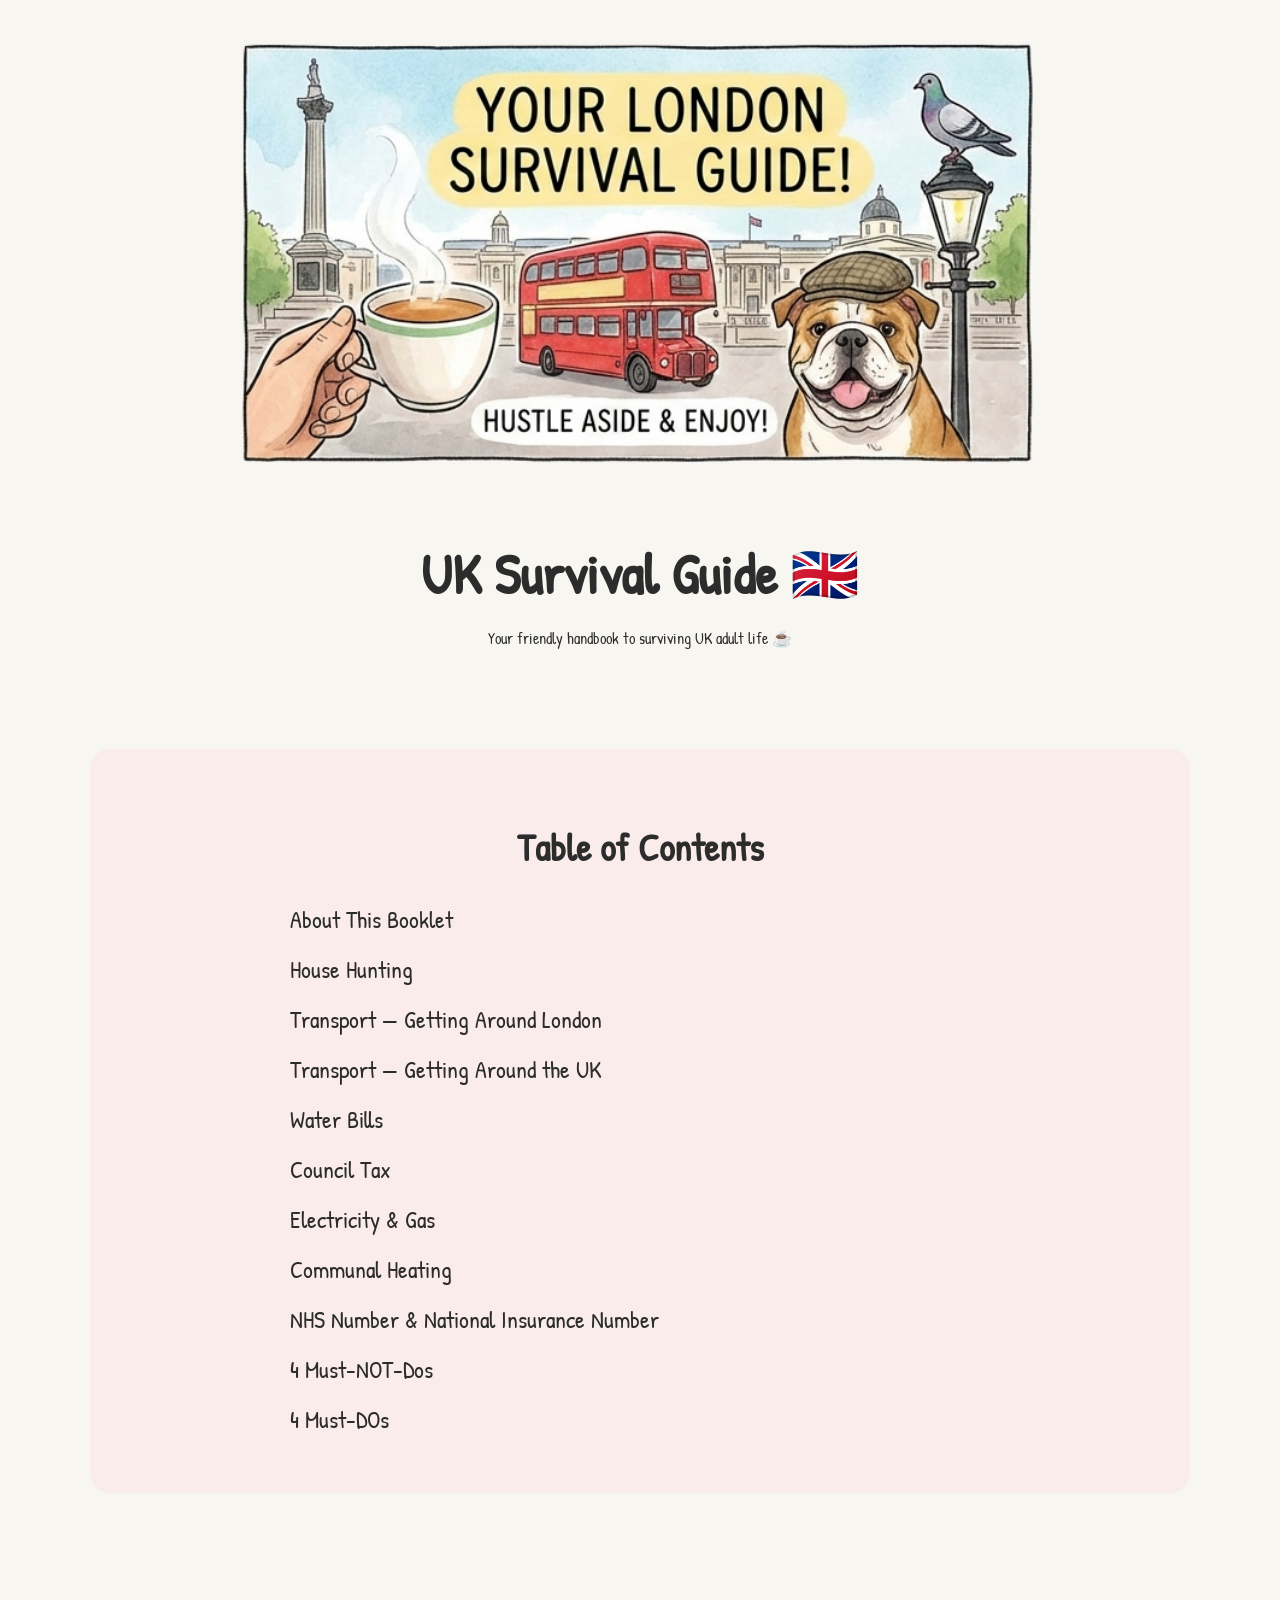
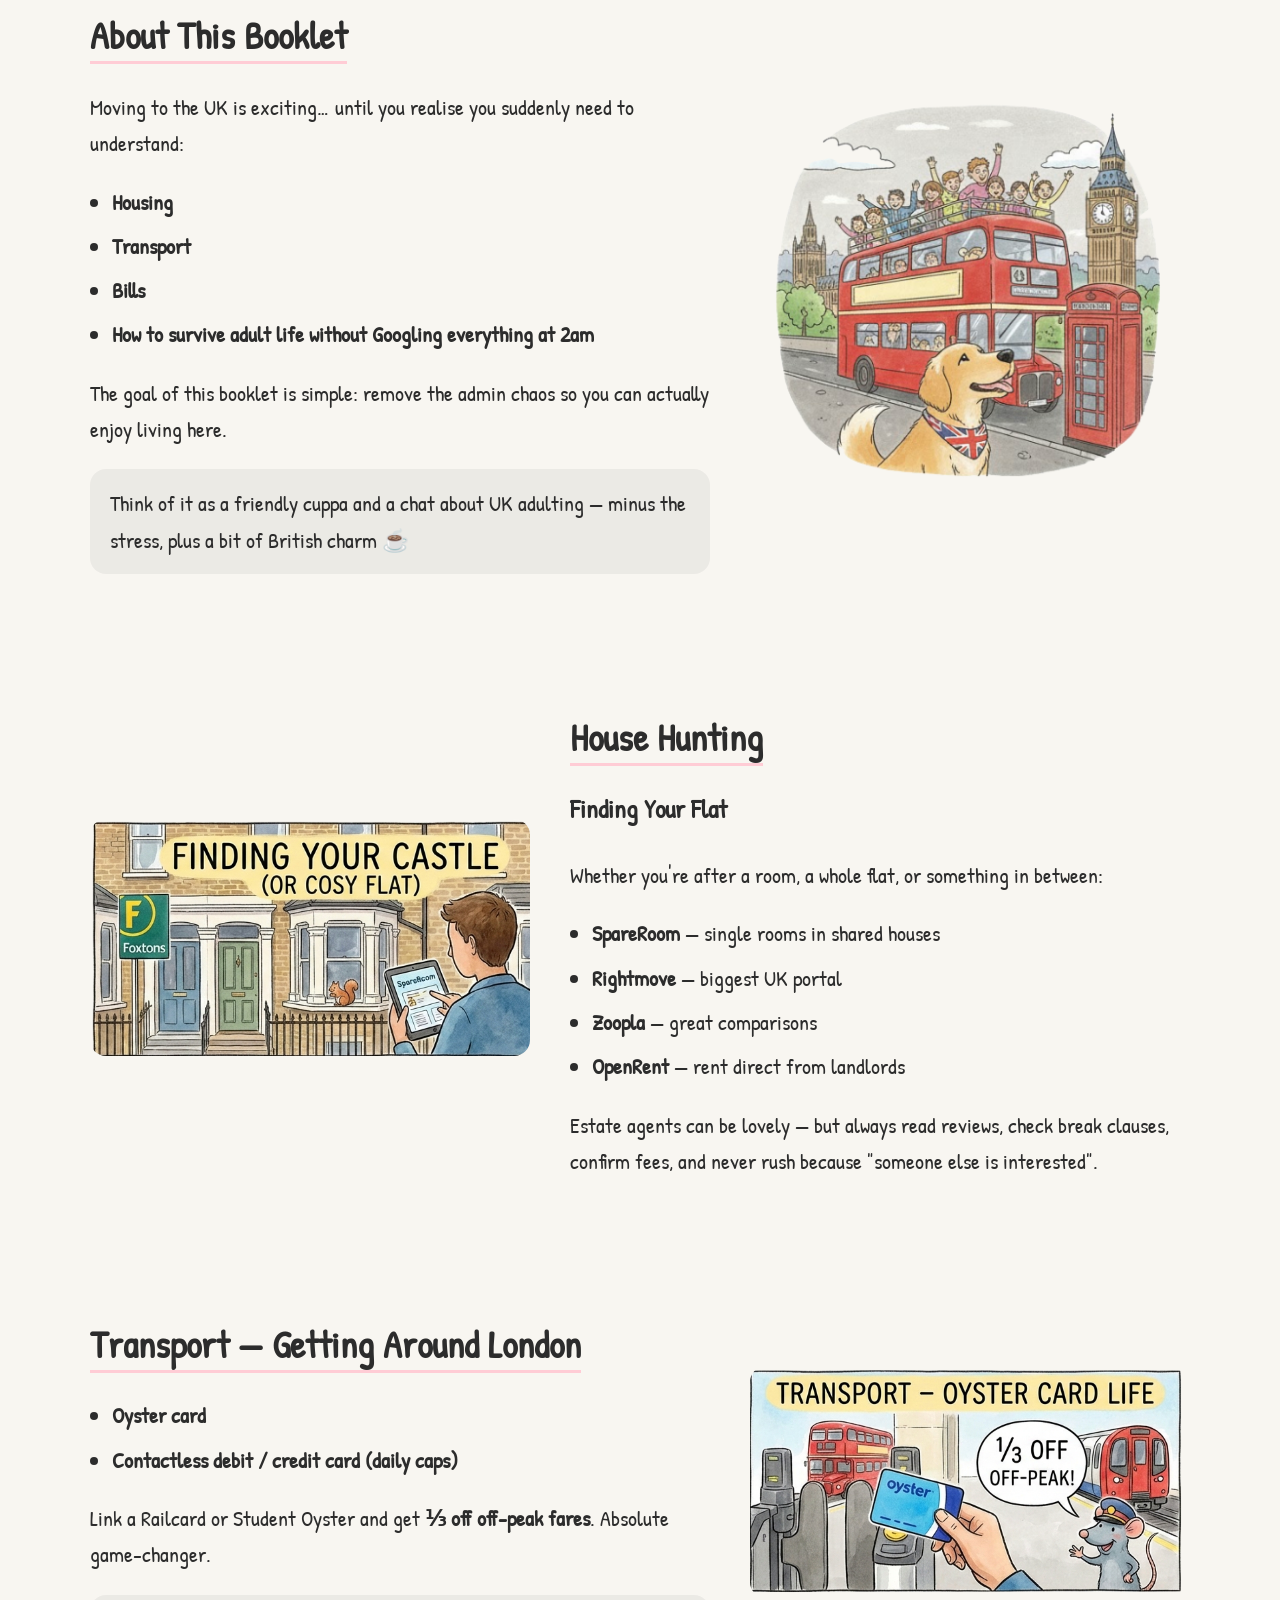
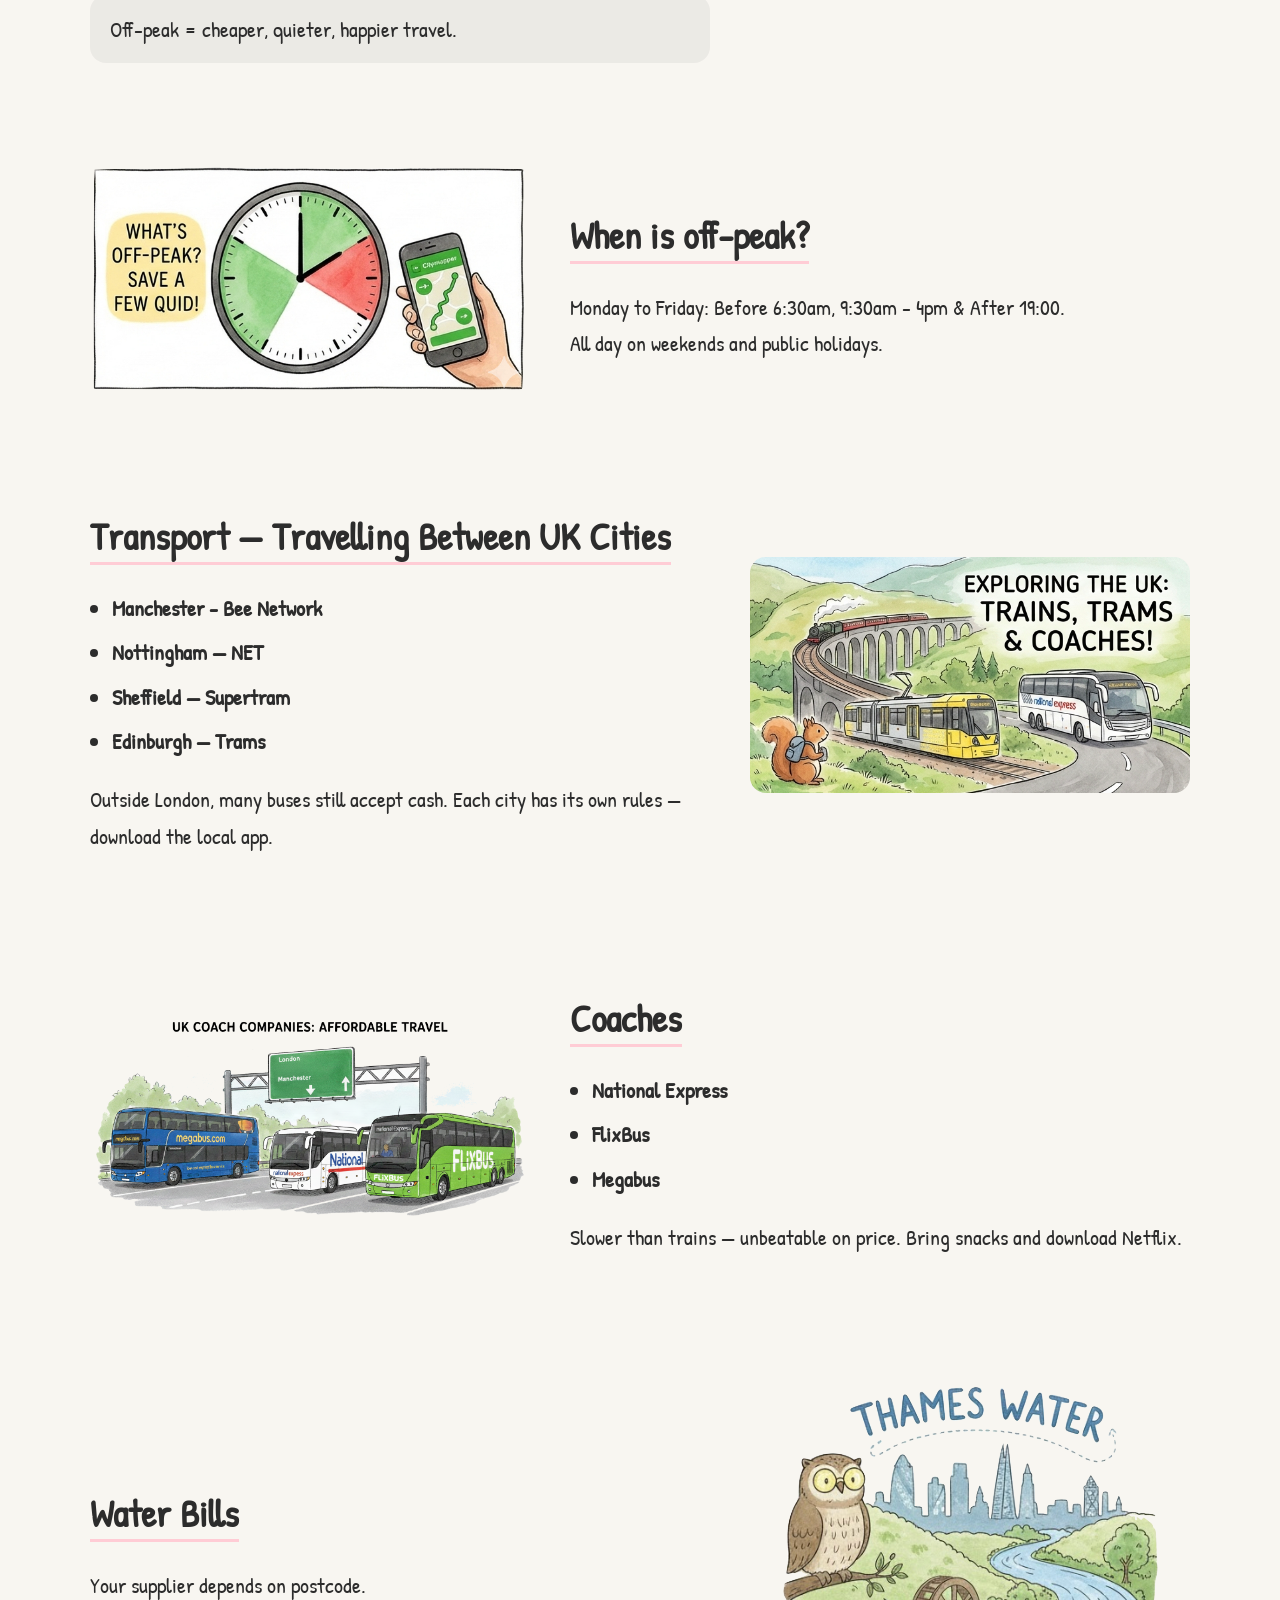
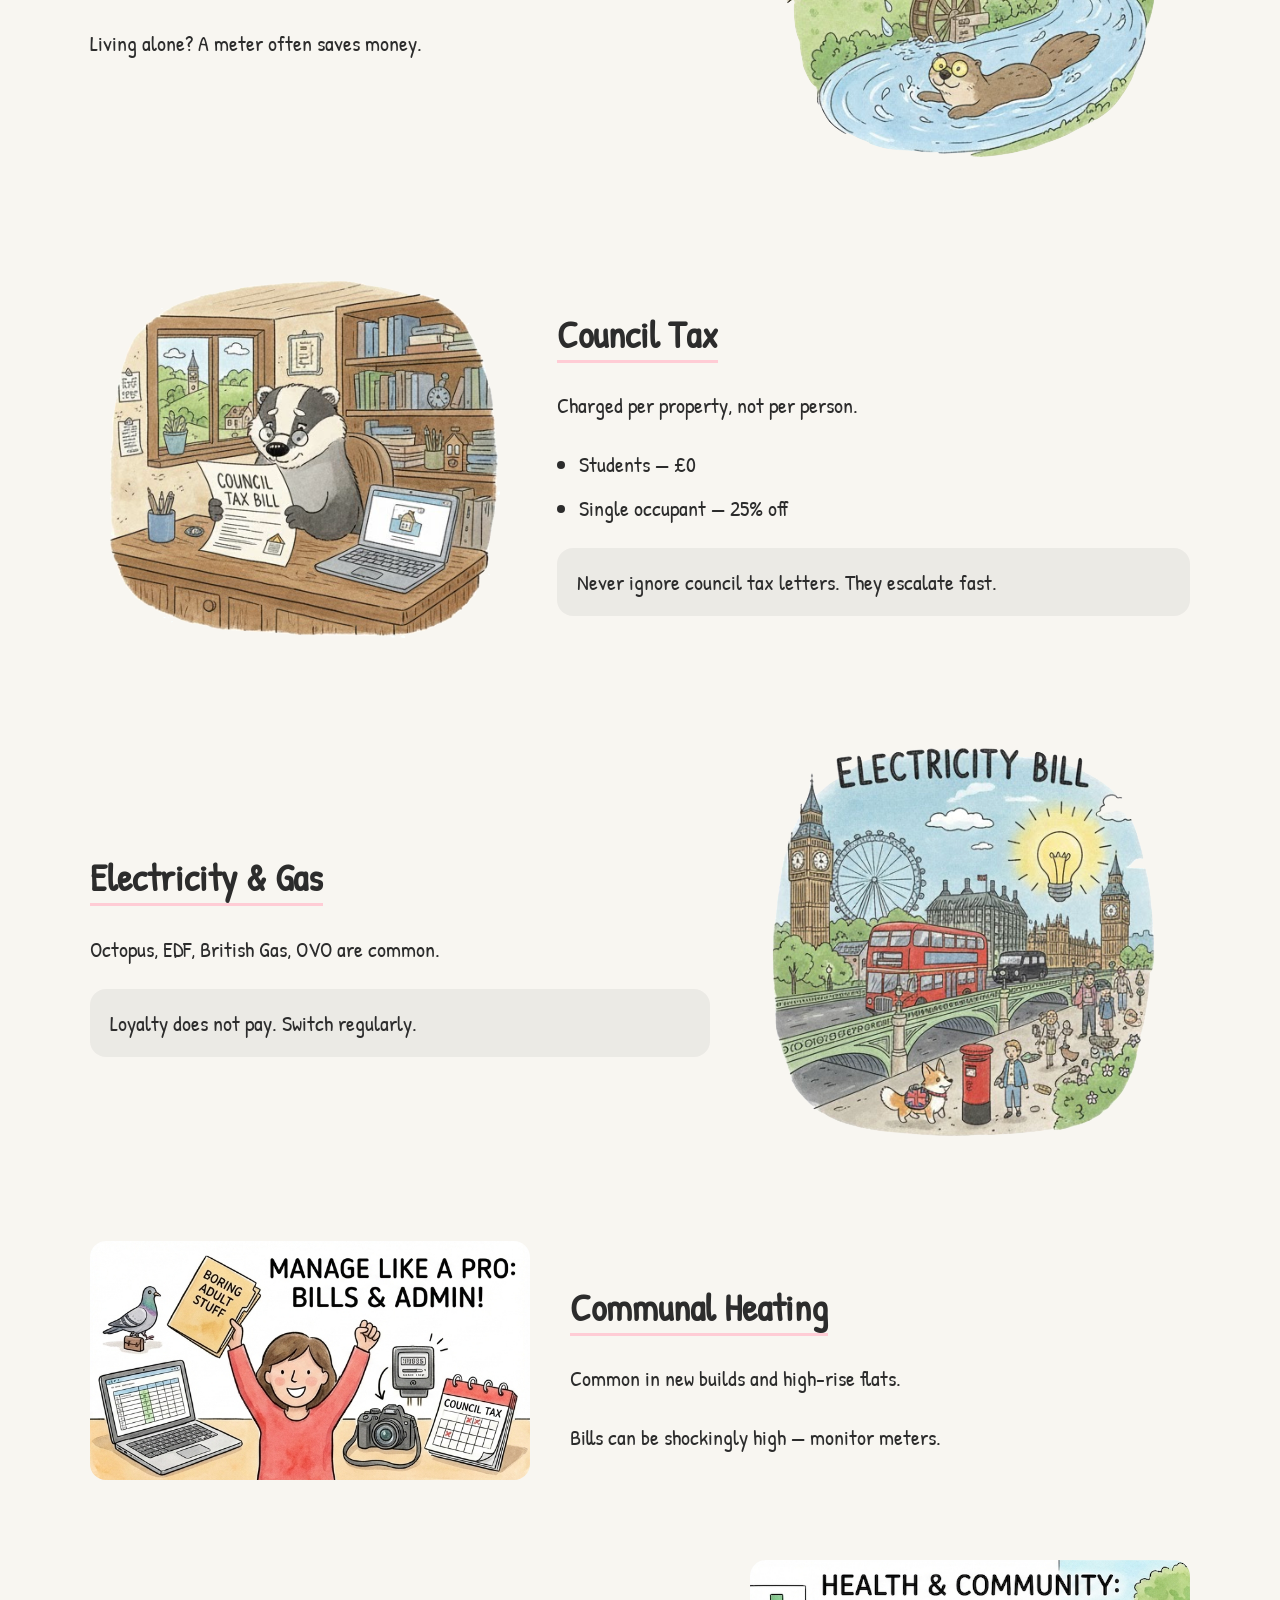
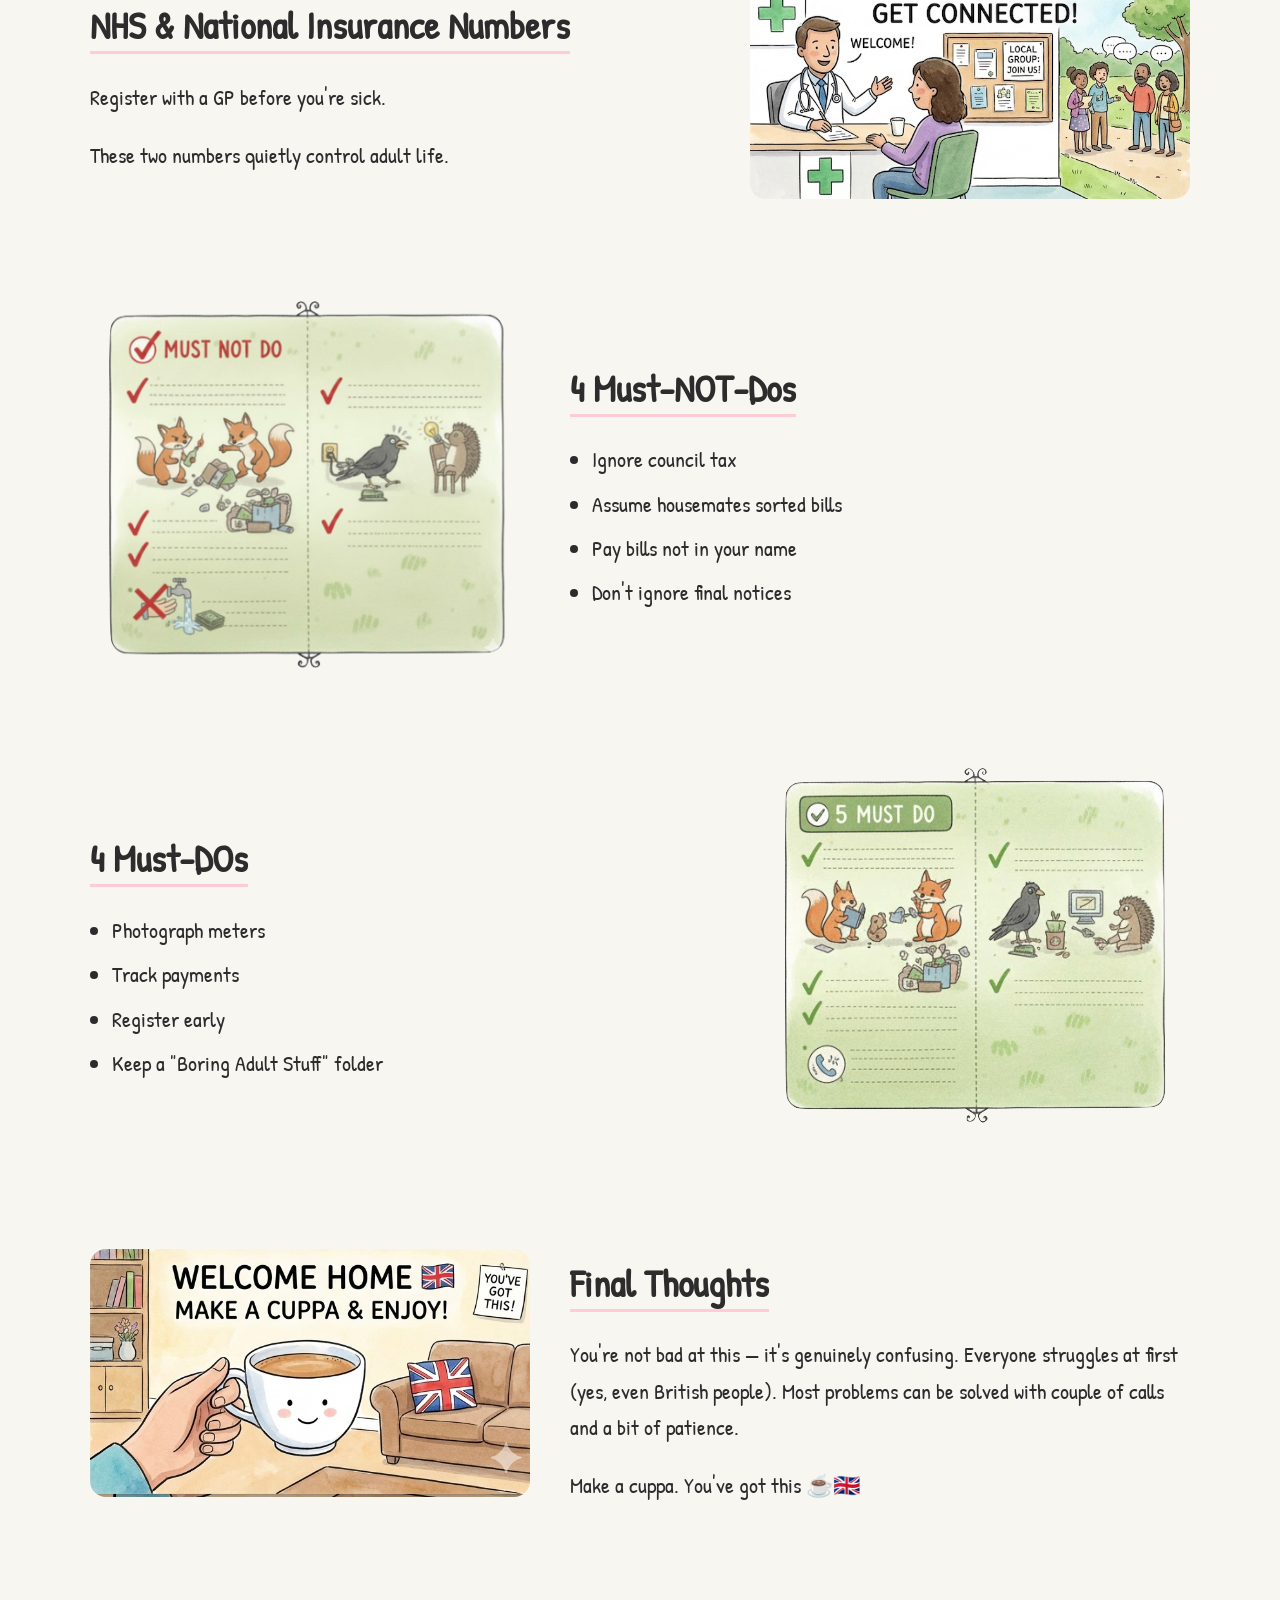
<file: index.html>
<!DOCTYPE html>
<html lang="en">
<head>
  <meta charset="UTF-8">
  <meta name="viewport" content="width=device-width, initial-scale=1.0">
  <title>UK Survival Guide 🇬🇧</title>
  <link href="https://fonts.googleapis.com/css2?family=Patrick+Hand&display=swap" rel="stylesheet">
  <link rel="stylesheet" href="style.css">
</head>
<body>

<div class="container">

  <!-- ================= COVER ================= -->
  <div class="cover" id="cover">
    <img src="assets/images/frontpage.png" alt="UK Survival Guide Cover">
    <h1>UK Survival Guide 🇬🇧</h1>
    <p>Your friendly handbook to surviving UK adult life ☕️</p>
  </div>

  <!-- ================= TABLE OF CONTENTS ================= -->
  <div class="toc-section" id="toc">
    <h2>Table of Contents</h2>
    <ol class="toc-list">
      <li><a href="about.html">About This Booklet</a></li>
      <li><a href="housing.html">House Hunting</a></li>
      <li><a href="transport-london.html">Transport — Getting Around London</a></li>
      <li><a href="transport-uk.html">Transport — Getting Around the UK</a></li>
      <li><a href="water.html">Water Bills</a></li>
      <li><a href="council-tax.html">Council Tax</a></li>
      <li><a href="electricity-gas.html">Electricity & Gas</a></li>
      <li><a href="communal-heating.html">Communal Heating</a></li>
      <li><a href="nhs-ni.html">NHS Number & National Insurance Number</a></li>

      <!-- 👇 IN-PAGE LINKS -->
      <li><a href="#must-not-dos">4 Must-NOT-Dos</a></li>
      <li><a href="#must-dos">4 Must-DOs</a></li>
    </ol>
  </div>

  <!-- ================= SECTION 1 ================= -->
  <div class="section" id="about">
    <div class="text">
      <h2><a href="about.html">About This Booklet</a></h2>

      <p>Moving to the UK is exciting… until you realise you suddenly need to understand:</p>
      <ul>
        <li><strong>Housing</strong></li>
        <li><strong>Transport</strong></li>
        <li><strong>Bills</strong></li>
        <li><strong>How to survive adult life without Googling everything at 2am</strong></li>
      </ul>

      <p>
        The goal of this booklet is simple: remove the admin chaos so you can actually enjoy living here.
      </p>

      <div class="callout">
        Think of it as a friendly cuppa and a chat about UK adulting —
        minus the stress, plus a bit of British charm ☕️
      </div>
    </div>
    <img src="assets/images/london.png" alt="London illustration">
  </div>

  <!-- ================= SECTION 2 ================= -->
  <div class="section" id="house-hunting">
    <div class="text">
      <h2><a href="housing.html">House Hunting</a></h2>
      <h3>Finding Your Flat</h3>

      <p>Whether you're after a room, a whole flat, or something in between:</p>

      <ul>
        <li><strong>SpareRoom</strong> — single rooms in shared houses</li>
        <li><strong>Rightmove</strong> — biggest UK portal</li>
        <li><strong>Zoopla</strong> — great comparisons</li>
        <li><strong>OpenRent</strong> — rent direct from landlords</li>
      </ul>

      <p>
        Estate agents can be lovely — but always read reviews, check break clauses,
        confirm fees, and never rush because "someone else is interested".
      </p>
    </div>
    <img src="assets/images/housing.png" alt="Managing bills illustration">
  </div>

  <!-- ================= SECTION 3 ================= -->
  <div class="section" id="transport-london">
    <div class="text">
      <h2><a href="transport-london.html">Transport — Getting Around London</a></h2>

      <ul>
        <li><strong>Oyster card</strong></li>
        <li><strong>Contactless debit / credit card (daily caps)</strong></li>
      </ul>

      <p>
        Link a Railcard or Student Oyster and get <strong>⅓ off off-peak fares</strong>.
        Absolute game-changer.
      </p>

      <div class="callout">
        Off-peak = cheaper, quieter, happier travel.
      </div>
    </div>
    <img src="assets/images/tube.png" alt="Tube illustration">
  </div>

  <!-- ================= SECTION 4 ================= -->
  <div class="section" id="off-peak">
    <div class="text">
      <h2><a>When is off-peak?</a></h2>

      <p>
        Monday to Friday: Before 6:30am, 9:30am - 4pm & After 19:00.<br>
        All day on weekends and public holidays.
      </p>
    </div>
    <img src="assets/images/offpeak.png" alt="Off-peak travel illustration">
  </div>

  <!-- ================= SECTION 5 ================= -->
  <div class="section" id="transport-uk">
    <div class="text">
      <h2><a href="transport-uk.html">Transport — Travelling Between UK Cities</a></h2>

      <ul>
        <li><strong>Manchester - Bee Network</strong></li>
        <li><strong>Nottingham — NET</strong></li>
        <li><strong>Sheffield — Supertram</strong></li>
        <li><strong>Edinburgh — Trams</strong></li>
      </ul>

      <p>
        Outside London, many buses still accept cash.
        Each city has its own rules — download the local app.
      </p>
    </div>
    <img src="assets/images/transport.png" alt="Transport illustration">
  </div>

  <!-- ================= SECTION 6 ================= -->
  <div class="section" id="coaches">
    <div class="text">
      <h2><a href="coaches.html">Coaches</a></h2>

      <ul>
        <li><strong>National Express</strong></li>
        <li><strong>FlixBus</strong></li>
        <li><strong>Megabus</strong></li>
      </ul>

      <p>
        Slower than trains — unbeatable on price.
        Bring snacks and download Netflix.
      </p>
    </div>
    <img src="assets/images/coaches.png" alt="Coach transport illustration">
  </div>

  <!-- ================= SECTION 7 ================= -->
  <div class="section" id="water-bills">
    <div class="text">
      <h2><a href="water.html">Water Bills</a></h2>

      <p>Your supplier depends on postcode.</p>

      <p>
        Living alone? A meter often saves money.
      </p>
    </div>
    <img src="assets/images/thameswater.png" alt="Thames Water illustration">
  </div>

  <!-- ================= SECTION 8 ================= -->
  <div class="section" id="council-tax">
    <div class="text">
      <h2><a href="council-tax.html">Council Tax</a></h2>

      <p>
        Charged per property, not per person.
      </p>

      <ul>
        <li>Students — £0</li>
        <li>Single occupant — 25% off</li>
      </ul>

      <div class="callout">
        Never ignore council tax letters. They escalate fast.
      </div>
    </div>
    <img src="assets/images/council.png" alt="Council tax illustration">
  </div>

  <!-- ================= SECTION 9 ================= -->
  <div class="section" id="electricity-gas">
    <div class="text">
      <h2><a href="electricity-gas.html">Electricity & Gas</a></h2>

      <p>
        Octopus, EDF, British Gas, OVO are common.
      </p>

      <div class="callout">
        Loyalty does not pay. Switch regularly.
      </div>
    </div>
    <img src="assets/images/electricity.png" alt="Electricity illustration">
  </div>

  <!-- ================= SECTION 10 ================= -->
  <div class="section" id="communal-heating">
    <div class="text">
      <h2><a href="communal-heating.html">Communal Heating</a></h2>

      <p>
        Common in new builds and high-rise flats.
      </p>

      <p>
        Bills can be shockingly high — monitor meters.
      </p>
    </div>
    <img src="assets/images/managebill.png" alt="Managing heating bills illustration">
  </div>

  <!-- ================= SECTION 11 ================= -->
  <div class="section" id="nhs-ni">
    <div class="text">
      <h2><a href="nhs-ni.html">NHS & National Insurance Numbers</a></h2>

      <p>
        Register with a GP before you're sick.
      </p>

      <p>
        These two numbers quietly control adult life.
      </p>
    </div>
    <img src="assets/images/healthcare.png" alt="Healthcare illustration">
  </div>

  <!-- ================= SECTION 12 ================= -->
  <div class="section" id="must-not-dos">
    <div class="text">
      <h2><a href="#must-not-dos">4 Must-NOT-Dos</a></h2>
      <ul>
        <li>Ignore council tax</li>
        <li>Assume housemates sorted bills</li>
        <li>Pay bills not in your name</li>
        <li>Don't ignore final notices</li>
      </ul>
    </div>
    <img src="assets/images/5mustnotdo.png" alt="Must not dos illustration">
  </div>

  <!-- ================= SECTION 13 ================= -->
  <div class="section" id="must-dos">
    <div class="text">
      <h2><a href="#must-dos">4 Must-DOs</a></h2>
      <ul>
        <li>Photograph meters</li>
        <li>Track payments</li>
        <li>Register early</li>
        <li>Keep a "Boring Adult Stuff" folder</li>
      </ul>
    </div>
    <img src="assets/images/5mustdo.png" alt="Must dos illustration">
  </div>

  <!-- ================= SECTION 14 ================= -->
  <div class="section" id="final-thoughts">
    <div class="text">
      <h2><a href="final-thoughts">Final Thoughts</a></h2>

      <p>
        You're not bad at this — it's genuinely confusing. Everyone struggles at first (yes, even British people). Most problems can be solved with couple of calls and a bit of patience.
      </p>

      <p>
        Make a cuppa. You've got this ☕️🇬🇧
      </p>
    </div>
    <img src="assets/images/welcome.png" alt="Welcome illustration">
  </div>

</div>

</body>
</html>
</file>
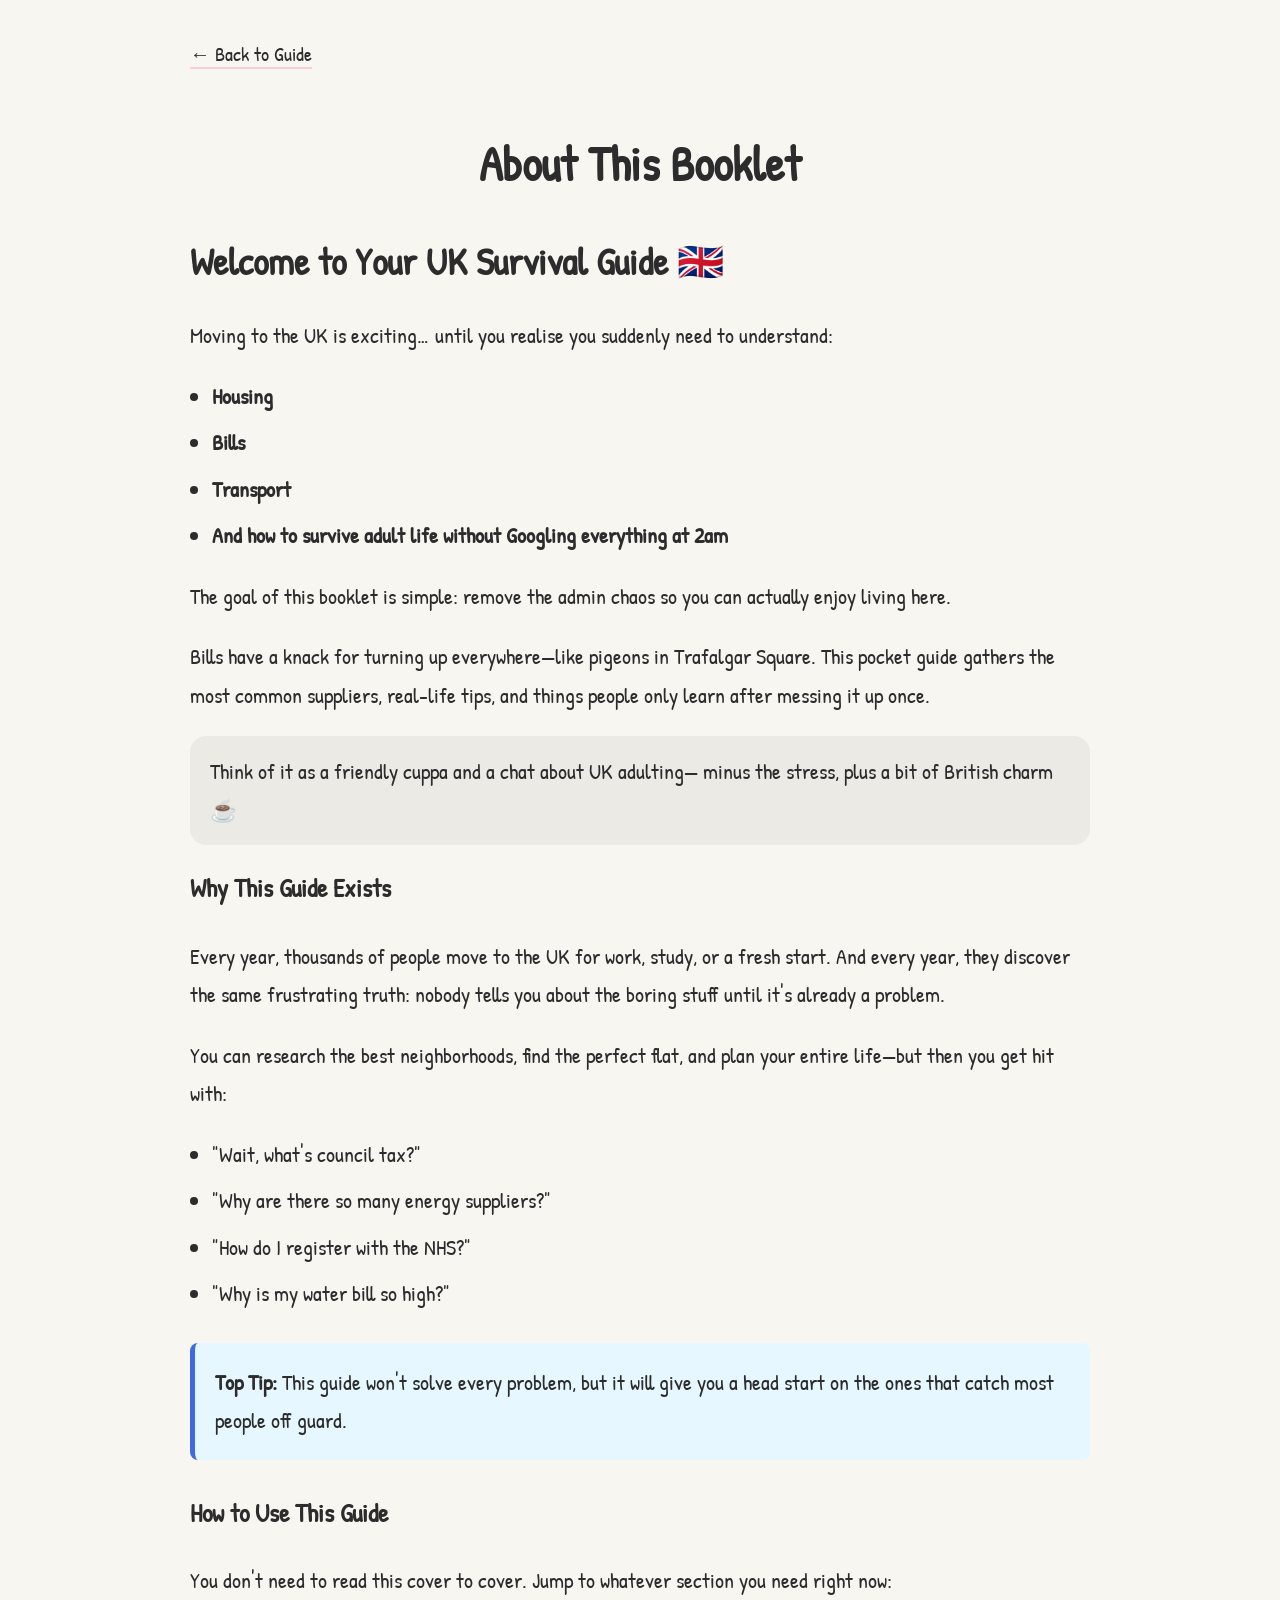
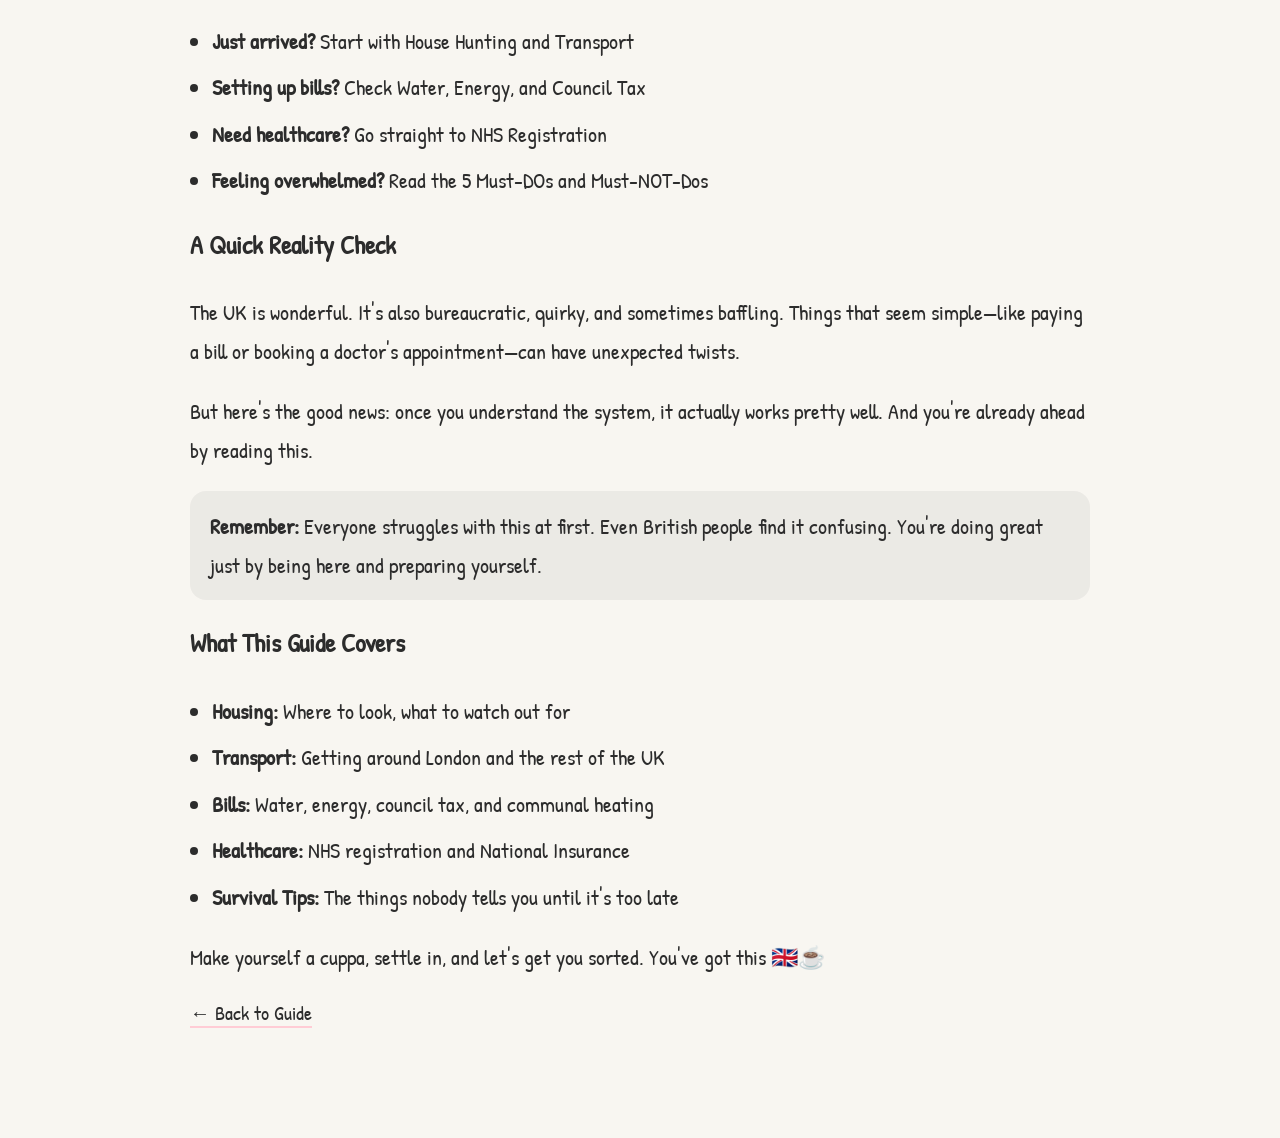
<file: about.html>
<!DOCTYPE html>
<html lang="en">
<head>
  <meta charset="UTF-8">
  <meta name="viewport" content="width=device-width, initial-scale=1.0">
  <title>About This Booklet - UK Survival Guide</title>
  <link href="https://fonts.googleapis.com/css2?family=Patrick+Hand&display=swap" rel="stylesheet">
  <link rel="stylesheet" href="style.css">
</head>
<body>

<div class="detail-page">
  <a href="index.html#about" class="back-link">Back to Guide</a>
  
  <h1>About This Booklet</h1>
  
  <div class="content">
    <h2>Welcome to Your UK Survival Guide 🇬🇧</h2>
    
    <p>Moving to the UK is exciting… until you realise you suddenly need to understand:</p>
    <ul>
      <li><strong>Housing</strong></li>
      <li><strong>Bills</strong></li>
      <li><strong>Transport</strong></li>
      <li><strong>And how to survive adult life without Googling everything at 2am</strong></li>
    </ul>

    <p>The goal of this booklet is simple: remove the admin chaos so you can actually enjoy living here.</p>

    <p>Bills have a knack for turning up everywhere—like pigeons in Trafalgar Square. This pocket guide gathers the most common suppliers, real-life tips, and things people only learn after messing it up once.</p>

    <div class="callout">
      Think of it as a friendly cuppa and a chat about UK adulting— minus the stress, plus a bit of British charm ☕️
    </div>

    <h3>Why This Guide Exists</h3>
    <p>Every year, thousands of people move to the UK for work, study, or a fresh start. And every year, they discover the same frustrating truth: nobody tells you about the boring stuff until it's already a problem.</p>

    <p>You can research the best neighborhoods, find the perfect flat, and plan your entire life—but then you get hit with:</p>
    <ul>
      <li>"Wait, what's council tax?"</li>
      <li>"Why are there so many energy suppliers?"</li>
      <li>"How do I register with the NHS?"</li>
      <li>"Why is my water bill so high?"</li>
    </ul>

    <div class="tip-box">
      <strong>Top Tip:</strong> This guide won't solve every problem, but it will give you a head start on the ones that catch most people off guard.
    </div>

    <h3>How to Use This Guide</h3>
    <p>You don't need to read this cover to cover. Jump to whatever section you need right now:</p>
    <ul>
      <li><strong>Just arrived?</strong> Start with House Hunting and Transport</li>
      <li><strong>Setting up bills?</strong> Check Water, Energy, and Council Tax</li>
      <li><strong>Need healthcare?</strong> Go straight to NHS Registration</li>
      <li><strong>Feeling overwhelmed?</strong> Read the 5 Must-DOs and Must-NOT-Dos</li>
    </ul>

    <h3>A Quick Reality Check</h3>
    <p>The UK is wonderful. It's also bureaucratic, quirky, and sometimes baffling. Things that seem simple—like paying a bill or booking a doctor's appointment—can have unexpected twists.</p>

    <p>But here's the good news: once you understand the system, it actually works pretty well. And you're already ahead by reading this.</p>

    <div class="callout">
      <strong>Remember:</strong> Everyone struggles with this at first. Even British people find it confusing. You're doing great just by being here and preparing yourself.
    </div>

    <h3>What This Guide Covers</h3>
    <ul>
      <li><strong>Housing:</strong> Where to look, what to watch out for</li>
      <li><strong>Transport:</strong> Getting around London and the rest of the UK</li>
      <li><strong>Bills:</strong> Water, energy, council tax, and communal heating</li>
      <li><strong>Healthcare:</strong> NHS registration and National Insurance</li>
      <li><strong>Survival Tips:</strong> The things nobody tells you until it's too late</li>
    </ul>

    <p>Make yourself a cuppa, settle in, and let's get you sorted. You've got this 🇬🇧☕️</p>
  </div>

  <a href="index.html#about" class="back-link">Back to Guide</a>
</div>

</body>
</html>
</file>
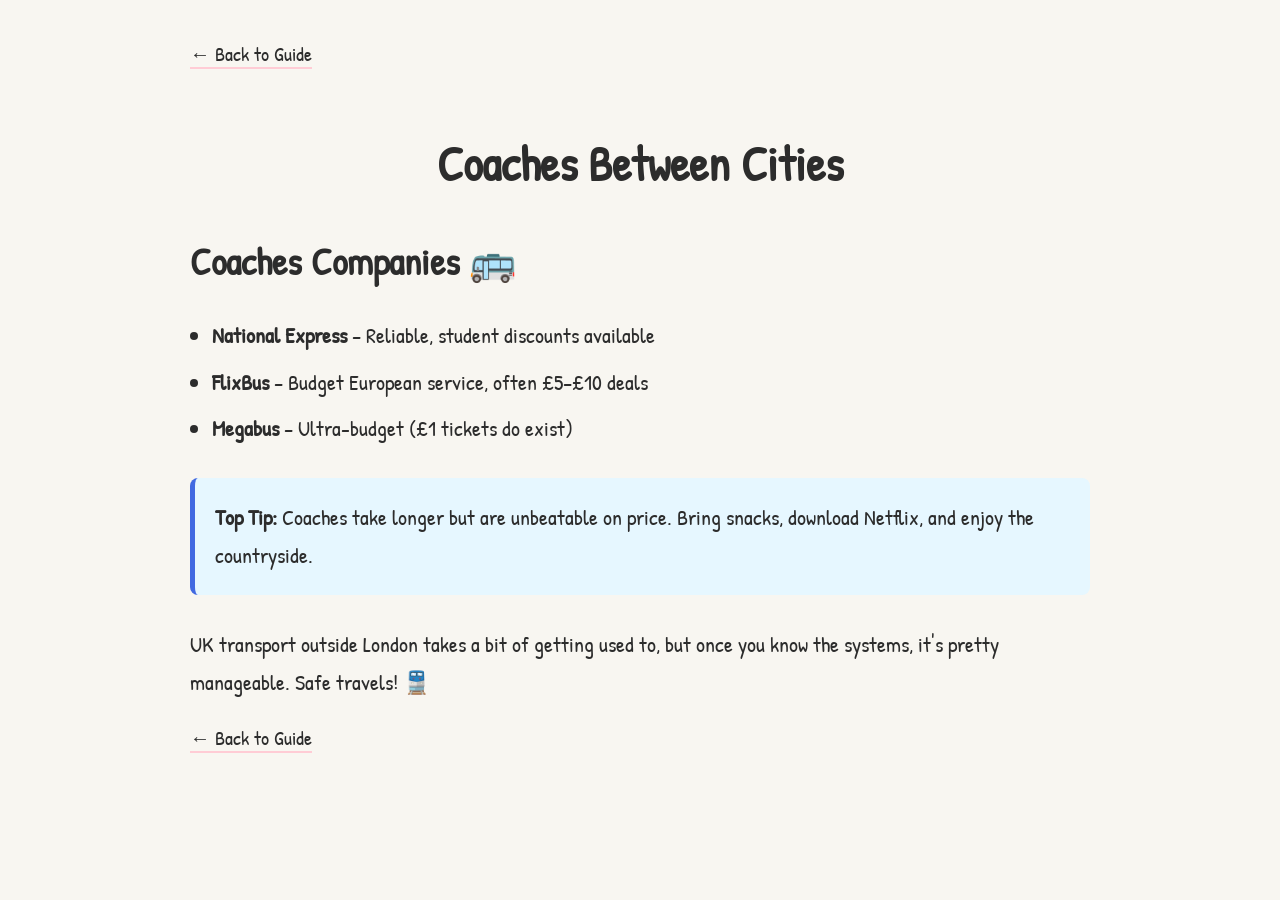
<file: coaches.html>
<!DOCTYPE html>
<html lang="en">
<head>
  <meta charset="UTF-8">
  <meta name="viewport" content="width=device-width, initial-scale=1.0">
  <title>Coaches Between Cities</title>
  <link href="https://fonts.googleapis.com/css2?family=Patrick+Hand&display=swap" rel="stylesheet">
  <link rel="stylesheet" href="style.css">
</head>
<body>

<div class="detail-page">
  <a href="index.html#coaches" class="back-link">Back to Guide</a>
  
  <h1>Coaches Between Cities</h1>
  
  <div class="content">
    <h2>Coaches Companies 🚌</h2>
    <ul>
      <li><strong>National Express</strong> – Reliable, student discounts available</li>
      <li><strong>FlixBus</strong> – Budget European service, often £5–£10 deals</li>
      <li><strong>Megabus</strong> – Ultra-budget (£1 tickets do exist)</li>
    </ul>

    <div class="tip-box">
      <strong>Top Tip:</strong> Coaches take longer but are unbeatable on price. Bring snacks, download Netflix, and enjoy the countryside.
    </div>

    <p>UK transport outside London takes a bit of getting used to, but once you know the systems, it's pretty manageable. Safe travels! 🚆</p>
  </div>

  <a href="index.html#coaches" class="back-link">Back to Guide</a>
</div>

</body>
</html>
</file>
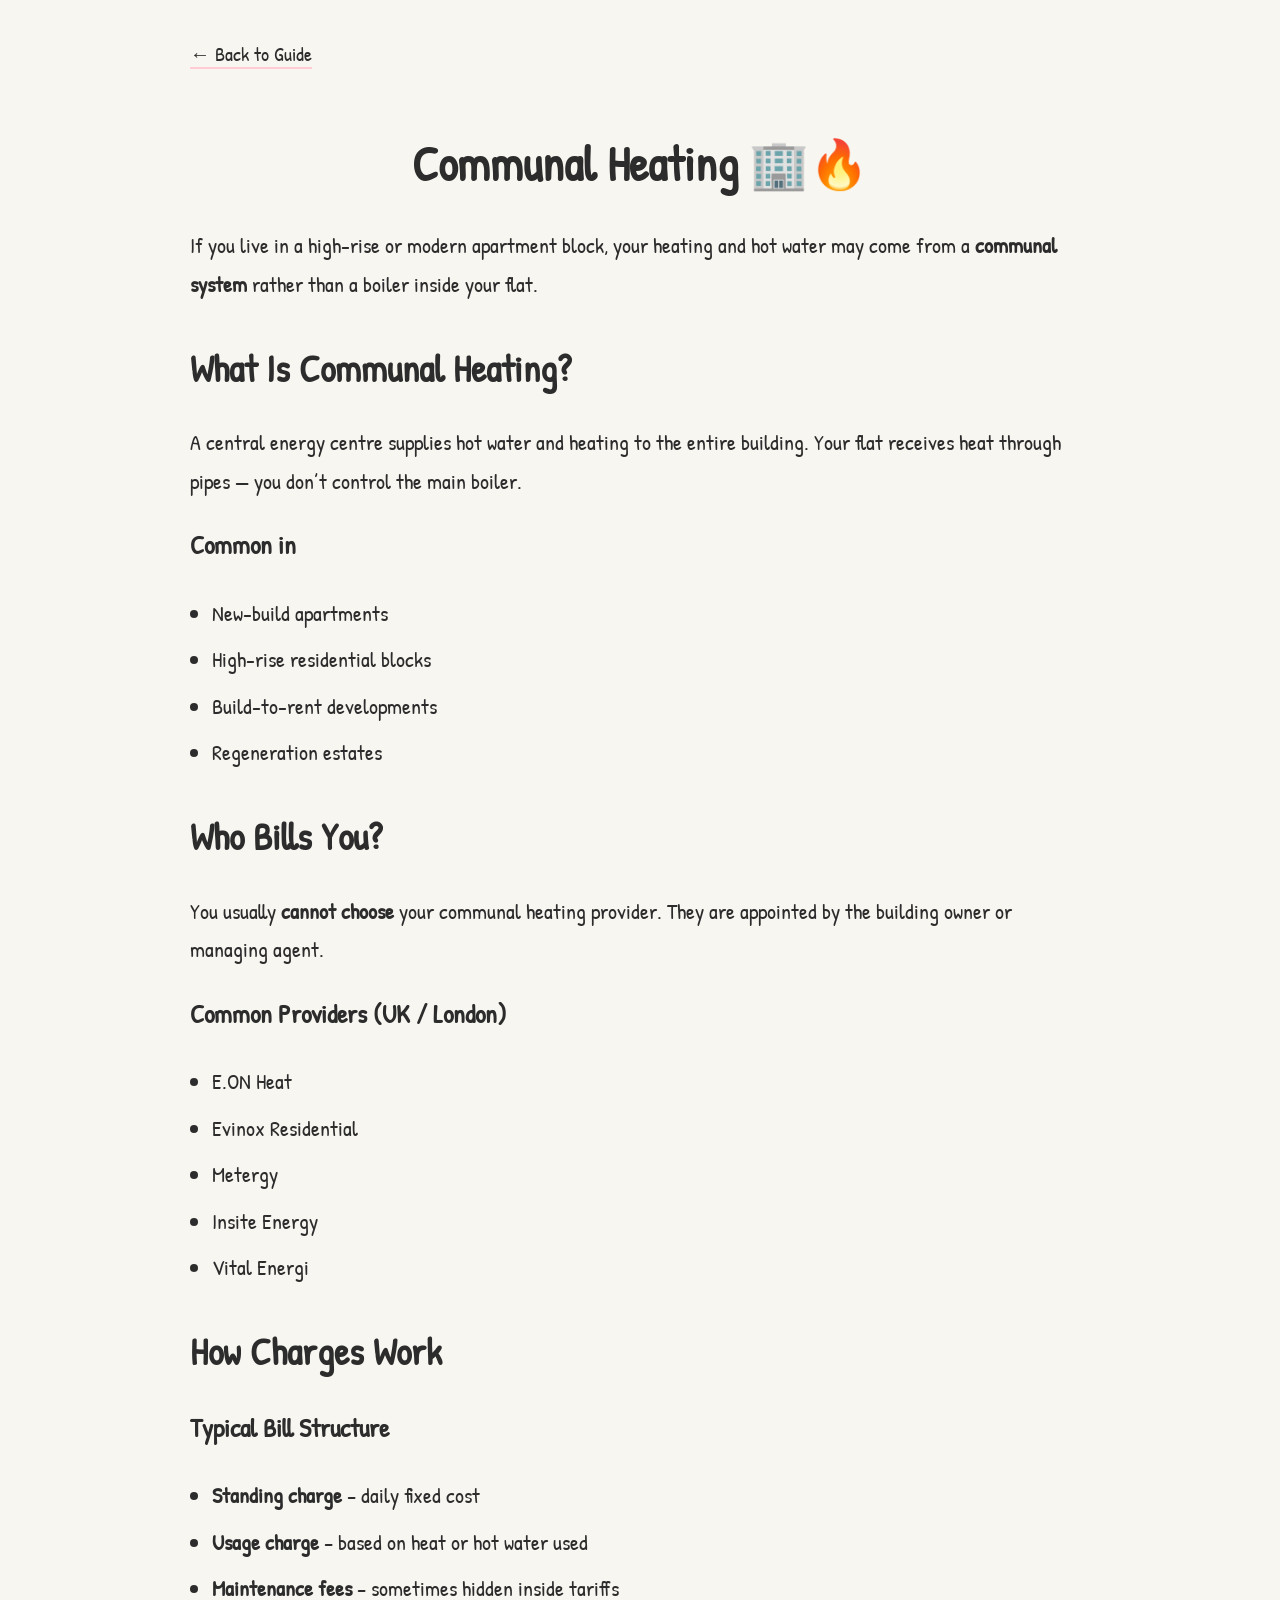
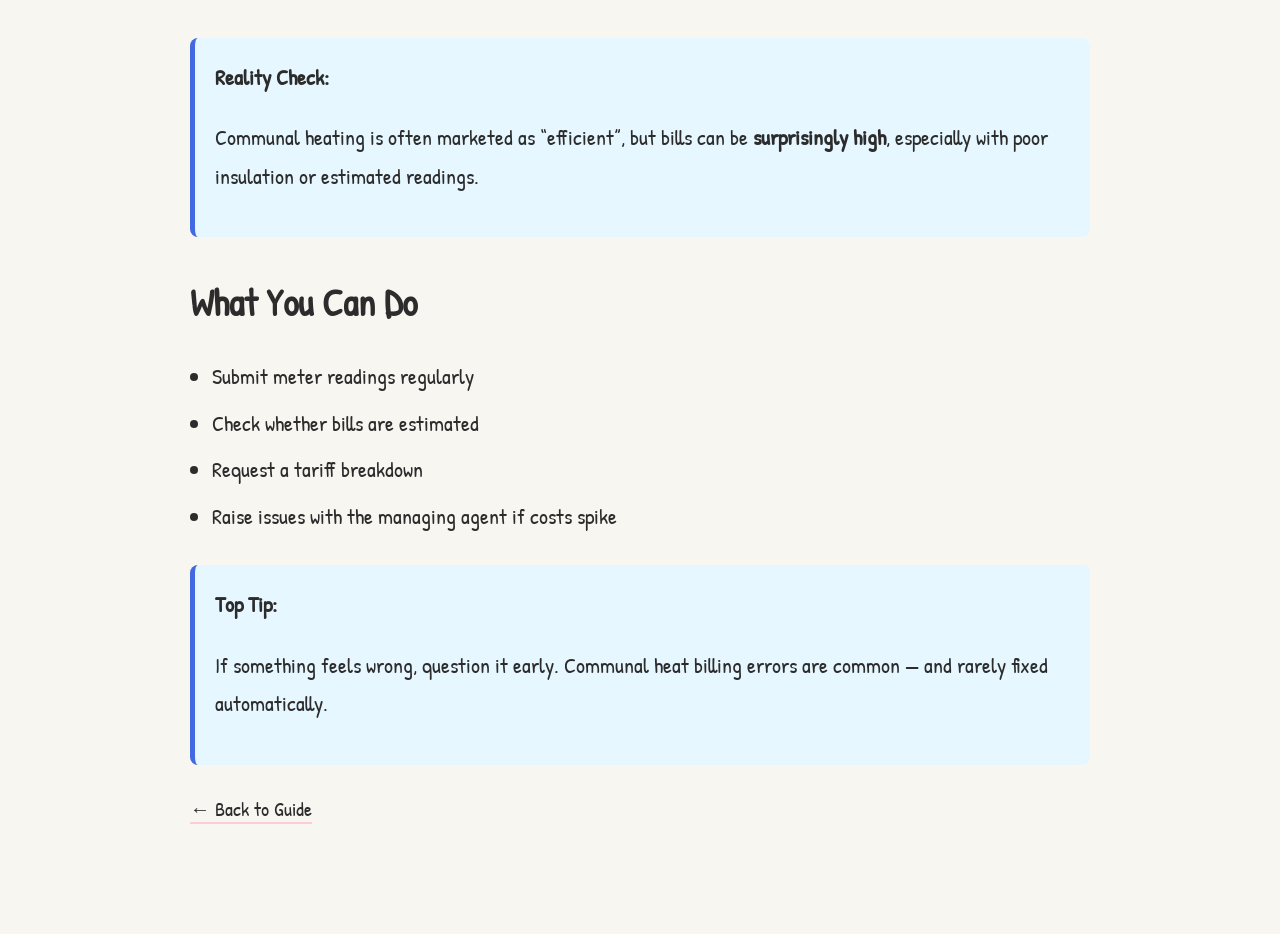
<file: communal-heating.html>
<!DOCTYPE html>
<html lang="en">
<head>
  <meta charset="UTF-8">
  <meta name="viewport" content="width=device-width, initial-scale=1.0">
  <title>Communal Heating – UK Survival Guide</title>
  <link href="https://fonts.googleapis.com/css2?family=Patrick+Hand&display=swap" rel="stylesheet">
  <link rel="stylesheet" href="style.css">
</head>
<body>

  <div class="detail-page">
    <a href="index.html#communal-heating" class="back-link">Back to Guide</a>
    <h1>Communal Heating 🏢🔥</h1>

    <div class="content">

      <p>
        If you live in a high-rise or modern apartment block, your heating and hot
        water may come from a <strong>communal system</strong> rather than a boiler
        inside your flat.
      </p>

      <h2>What Is Communal Heating?</h2>

      <p>
        A central energy centre supplies hot water and heating to the entire
        building. Your flat receives heat through pipes — you don’t control
        the main boiler.
      </p>

      <h3>Common in</h3>
      <ul>
        <li>New-build apartments</li>
        <li>High-rise residential blocks</li>
        <li>Build-to-rent developments</li>
        <li>Regeneration estates</li>
      </ul>

      <h2>Who Bills You?</h2>

      <p>
        You usually <strong>cannot choose</strong> your communal heating provider.
        They are appointed by the building owner or managing agent.
      </p>

      <h3>Common Providers (UK / London)</h3>
      <ul>
        <li>E.ON Heat</li>
        <li>Evinox Residential</li>
        <li>Metergy</li>
        <li>Insite Energy</li>
        <li>Vital Energi</li>
      </ul>

      <h2>How Charges Work</h2>

      <h3>Typical Bill Structure</h3>
      <ul>
        <li><strong>Standing charge</strong> – daily fixed cost</li>
        <li><strong>Usage charge</strong> – based on heat or hot water used</li>
        <li><strong>Maintenance fees</strong> – sometimes hidden inside tariffs</li>
      </ul>

      <div class="tip-box">
        <strong>Reality Check:</strong>
        <p>
          Communal heating is often marketed as “efficient”, but bills can be
          <strong>surprisingly high</strong>, especially with poor insulation or
          estimated readings.
        </p>
      </div>

      <h2>What You Can Do</h2>

      <ul>
        <li>Submit meter readings regularly</li>
        <li>Check whether bills are estimated</li>
        <li>Request a tariff breakdown</li>
        <li>Raise issues with the managing agent if costs spike</li>
      </ul>

      <div class="tip-box">
        <strong>Top Tip:</strong>
        <p>
          If something feels wrong, question it early. Communal heat billing
          errors are common — and rarely fixed automatically.
        </p>
      </div>

    </div>
    <a href="index.html#communal-heating" class="back-link">Back to Guide</a>
  </div>

</body>
</html>
</file>
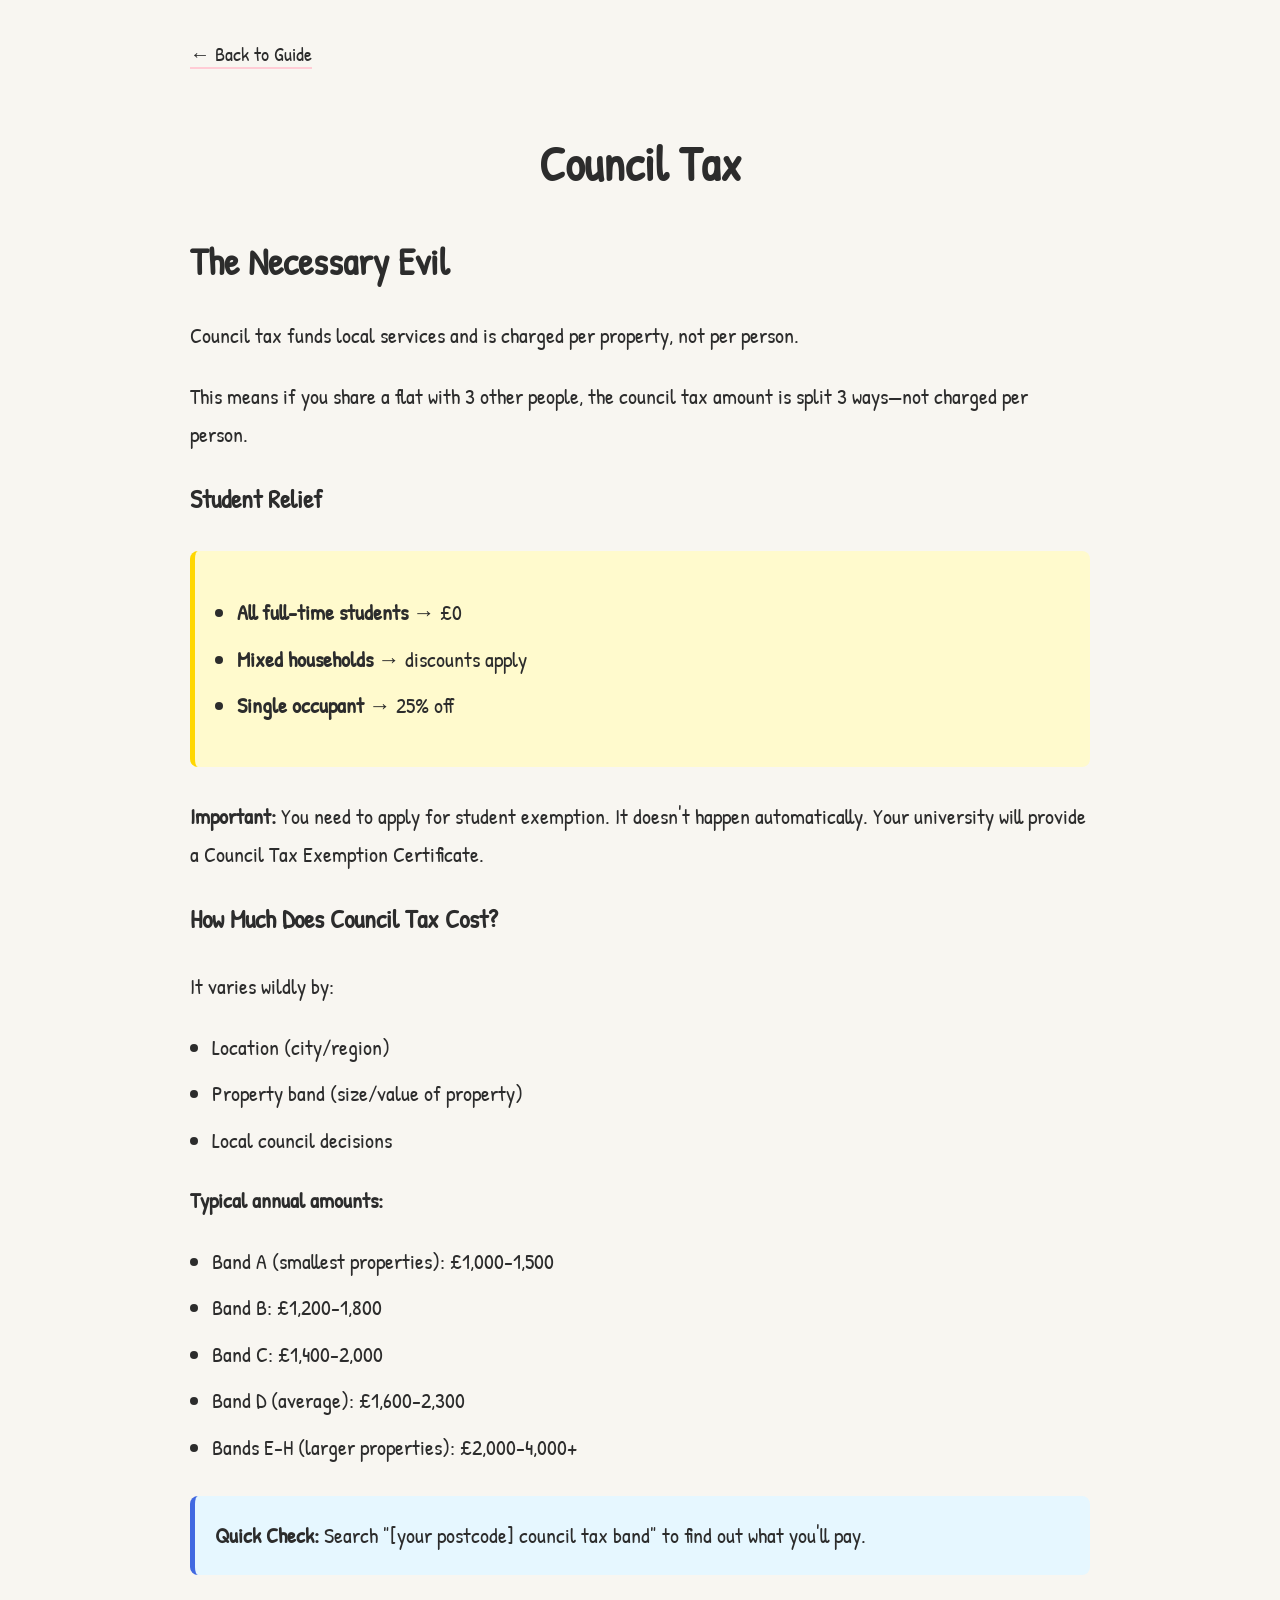
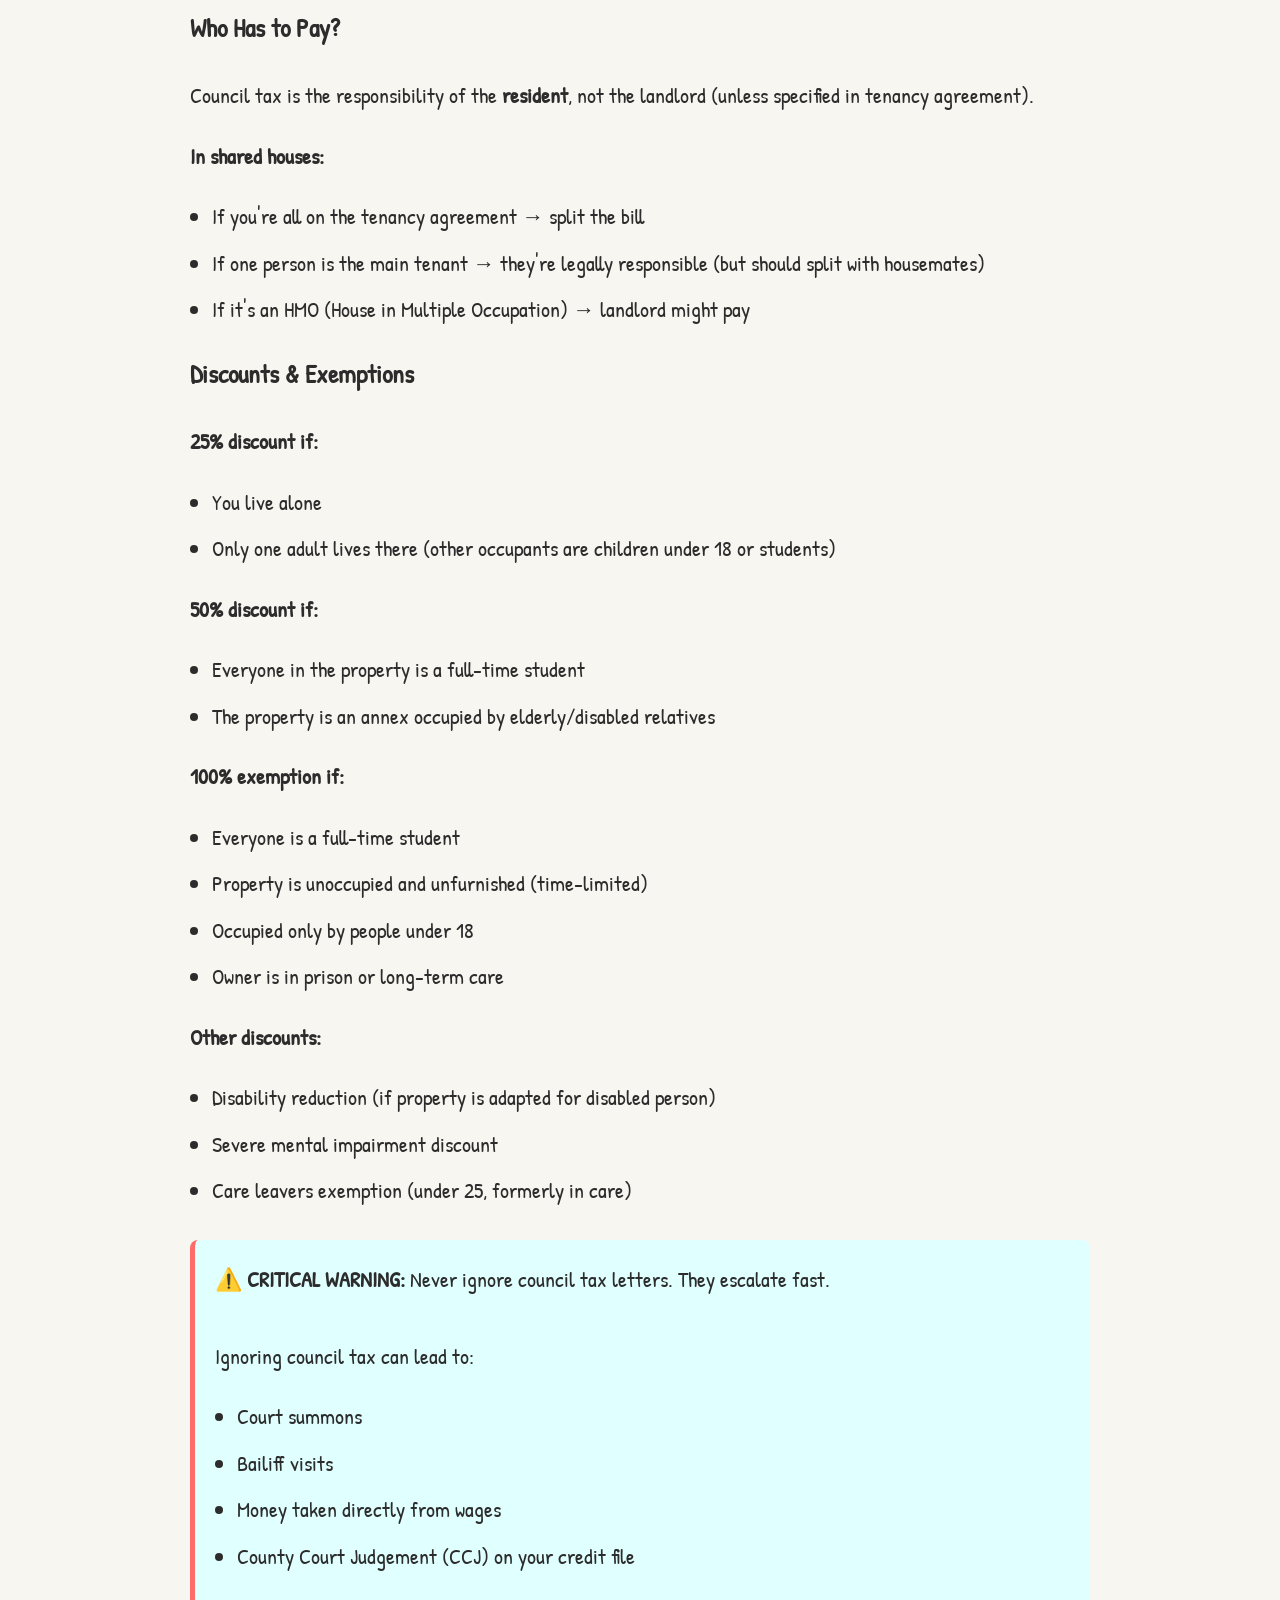
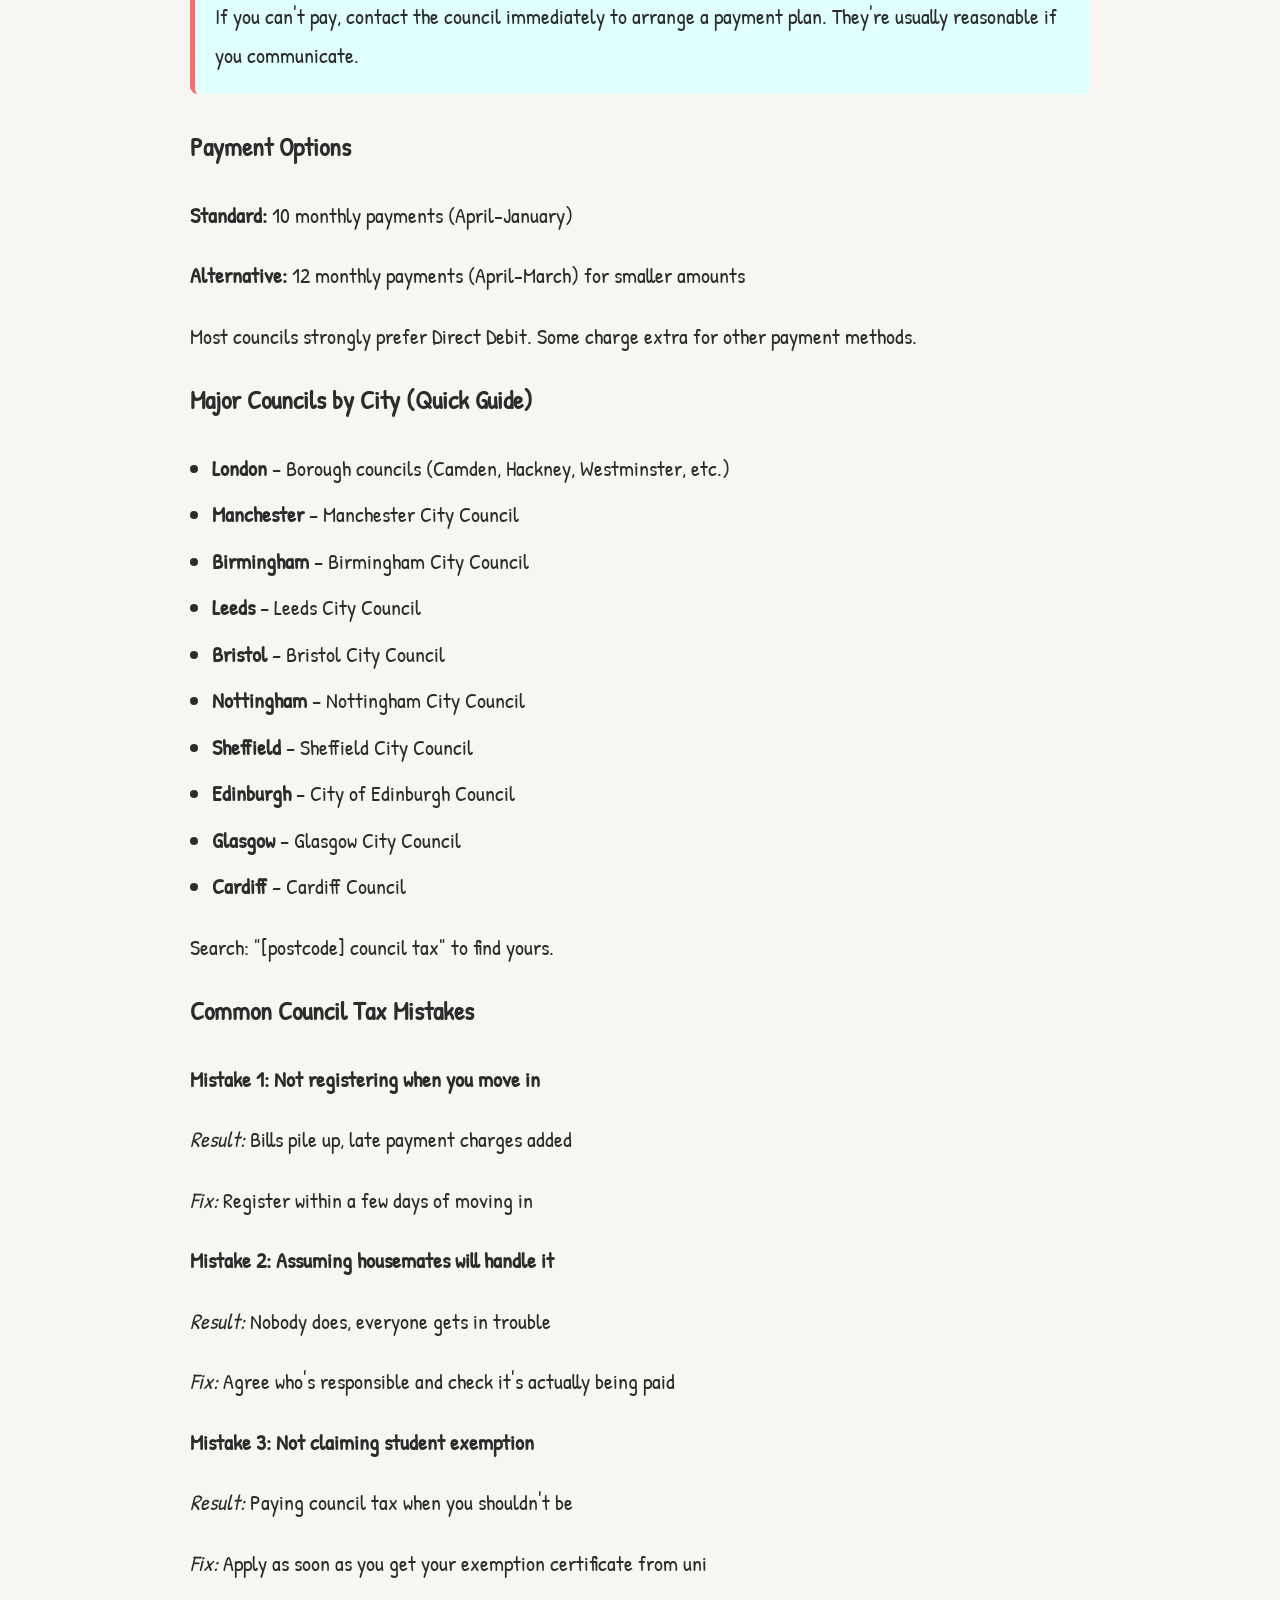
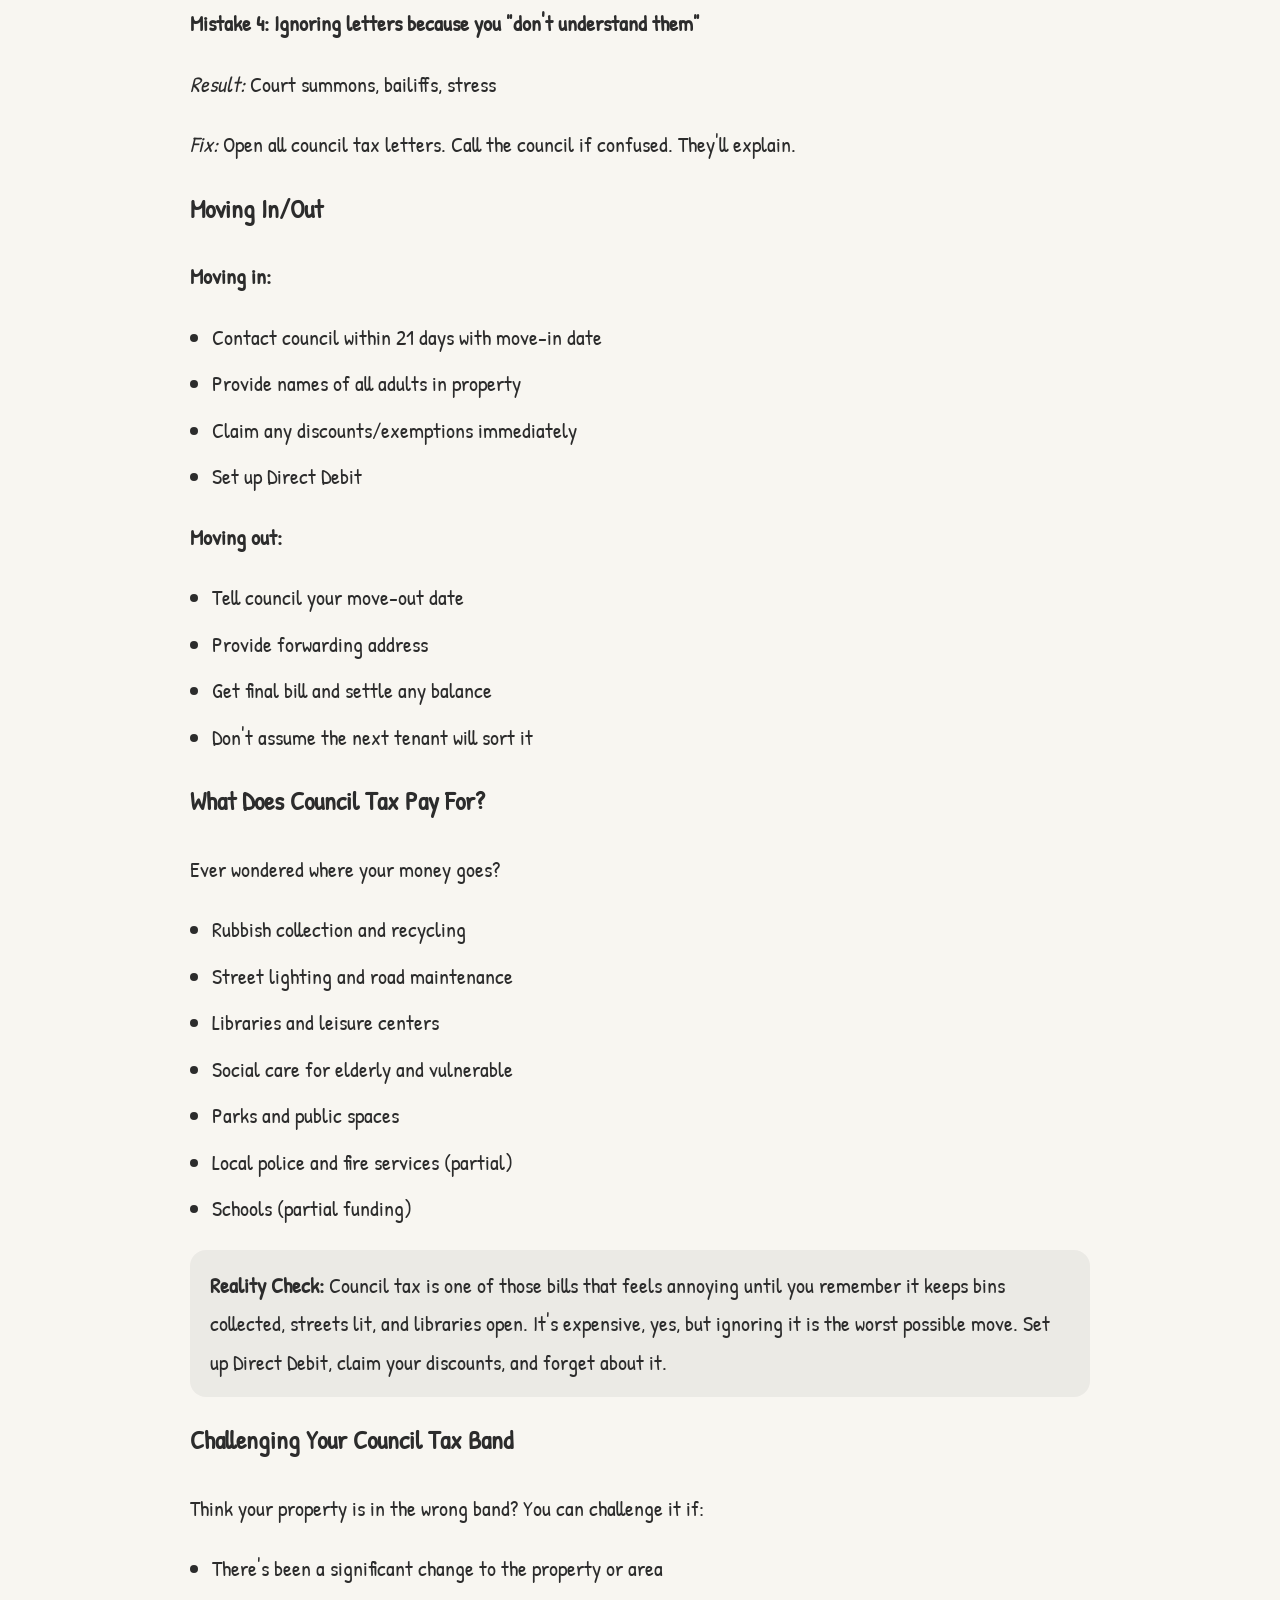
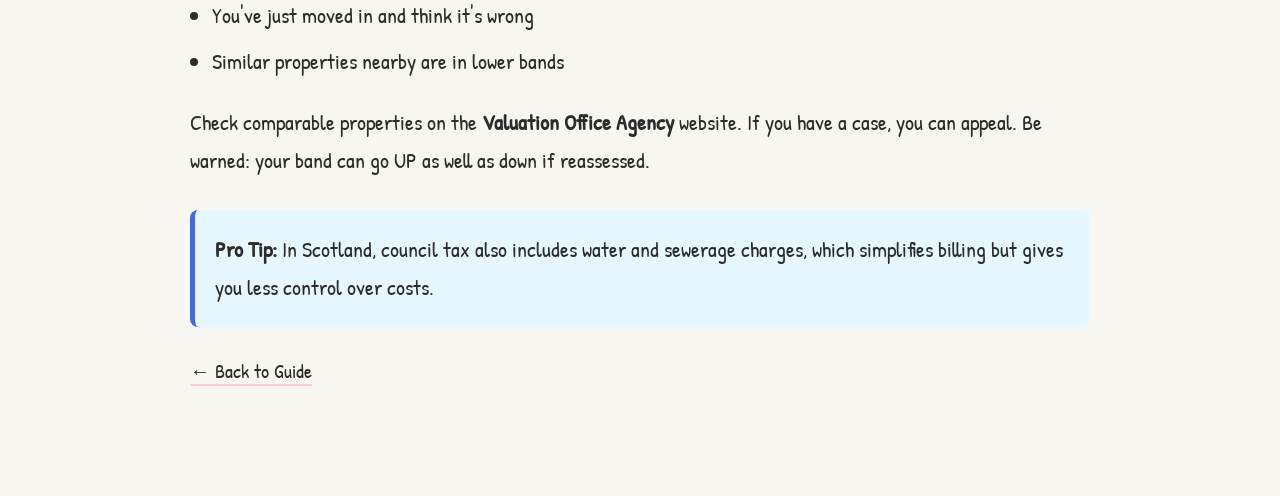
<file: council-tax.html>
<!DOCTYPE html>
<html lang="en">
<head>
  <meta charset="UTF-8">
  <meta name="viewport" content="width=device-width, initial-scale=1.0">
  <title>Council Tax - UK Survival Guide</title>
  <link href="https://fonts.googleapis.com/css2?family=Patrick+Hand&display=swap" rel="stylesheet">
  <link rel="stylesheet" href="style.css">
</head>
<body>

<div class="detail-page">
  <a href="index.html#council-tax" class="back-link">Back to Guide</a>
  
  <h1>Council Tax</h1>
  
  <div class="content">
    <h2>The Necessary Evil</h2>
    
    <p>Council tax funds local services and is charged per property, not per person.</p>

    <p>This means if you share a flat with 3 other people, the council tax amount is split 3 ways—not charged per person.</p>

    <h3>Student Relief</h3>

    <div class="highlight-box">
      <ul>
        <li><strong>All full-time students</strong> → £0</li>
        <li><strong>Mixed households</strong> → discounts apply</li>
        <li><strong>Single occupant</strong> → 25% off</li>
      </ul>
    </div>

    <p><strong>Important:</strong> You need to apply for student exemption. It doesn't happen automatically. Your university will provide a Council Tax Exemption Certificate.</p>

    <h3>How Much Does Council Tax Cost?</h3>

    <p>It varies wildly by:</p>
    <ul>
      <li>Location (city/region)</li>
      <li>Property band (size/value of property)</li>
      <li>Local council decisions</li>
    </ul>

    <p><strong>Typical annual amounts:</strong></p>
    <ul>
      <li>Band A (smallest properties): £1,000-1,500</li>
      <li>Band B: £1,200-1,800</li>
      <li>Band C: £1,400-2,000</li>
      <li>Band D (average): £1,600-2,300</li>
      <li>Bands E-H (larger properties): £2,000-4,000+</li>
    </ul>

    <div class="tip-box">
      <strong>Quick Check:</strong> Search "[your postcode] council tax band" to find out what you'll pay.
    </div>

    <h3>Who Has to Pay?</h3>

    <p>Council tax is the responsibility of the <strong>resident</strong>, not the landlord (unless specified in tenancy agreement).</p>

    <p><strong>In shared houses:</strong></p>
    <ul>
      <li>If you're all on the tenancy agreement → split the bill</li>
      <li>If one person is the main tenant → they're legally responsible (but should split with housemates)</li>
      <li>If it's an HMO (House in Multiple Occupation) → landlord might pay</li>
    </ul>

    <h3>Discounts & Exemptions</h3>

    <p><strong>25% discount if:</strong></p>
    <ul>
      <li>You live alone</li>
      <li>Only one adult lives there (other occupants are children under 18 or students)</li>
    </ul>

    <p><strong>50% discount if:</strong></p>
    <ul>
      <li>Everyone in the property is a full-time student</li>
      <li>The property is an annex occupied by elderly/disabled relatives</li>
    </ul>

    <p><strong>100% exemption if:</strong></p>
    <ul>
      <li>Everyone is a full-time student</li>
      <li>Property is unoccupied and unfurnished (time-limited)</li>
      <li>Occupied only by people under 18</li>
      <li>Owner is in prison or long-term care</li>
    </ul>

    <p><strong>Other discounts:</strong></p>
    <ul>
      <li>Disability reduction (if property is adapted for disabled person)</li>
      <li>Severe mental impairment discount</li>
      <li>Care leavers exemption (under 25, formerly in care)</li>
    </ul>

    <div class="warning-box">
      <strong>⚠️ CRITICAL WARNING:</strong> Never ignore council tax letters. They escalate fast.
      <br><br>
      Ignoring council tax can lead to:
      <ul>
        <li>Court summons</li>
        <li>Bailiff visits</li>
        <li>Money taken directly from wages</li>
        <li>County Court Judgement (CCJ) on your credit file</li>
      </ul>
      If you can't pay, contact the council immediately to arrange a payment plan. They're usually reasonable if you communicate.
    </div>

    <h3>Payment Options</h3>

    <p><strong>Standard:</strong> 10 monthly payments (April-January)</p>
    <p><strong>Alternative:</strong> 12 monthly payments (April-March) for smaller amounts</p>

    <p>Most councils strongly prefer Direct Debit. Some charge extra for other payment methods.</p>

    <h3>Major Councils by City (Quick Guide)</h3>

    <ul>
      <li><strong>London</strong> – Borough councils (Camden, Hackney, Westminster, etc.)</li>
      <li><strong>Manchester</strong> – Manchester City Council</li>
      <li><strong>Birmingham</strong> – Birmingham City Council</li>
      <li><strong>Leeds</strong> – Leeds City Council</li>
      <li><strong>Bristol</strong> – Bristol City Council</li>
      <li><strong>Nottingham</strong> – Nottingham City Council</li>
      <li><strong>Sheffield</strong> – Sheffield City Council</li>
      <li><strong>Edinburgh</strong> – City of Edinburgh Council</li>
      <li><strong>Glasgow</strong> – Glasgow City Council</li>
      <li><strong>Cardiff</strong> – Cardiff Council</li>
    </ul>

    <p>Search: "[postcode] council tax" to find yours.</p>

    <h3>Common Council Tax Mistakes</h3>

    <p><strong>Mistake 1: Not registering when you move in</strong></p>
    <p><em>Result:</em> Bills pile up, late payment charges added</p>
    <p><em>Fix:</em> Register within a few days of moving in</p>

    <p><strong>Mistake 2: Assuming housemates will handle it</strong></p>
    <p><em>Result:</em> Nobody does, everyone gets in trouble</p>
    <p><em>Fix:</em> Agree who's responsible and check it's actually being paid</p>

    <p><strong>Mistake 3: Not claiming student exemption</strong></p>
    <p><em>Result:</em> Paying council tax when you shouldn't be</p>
    <p><em>Fix:</em> Apply as soon as you get your exemption certificate from uni</p>

    <p><strong>Mistake 4: Ignoring letters because you "don't understand them"</strong></p>
    <p><em>Result:</em> Court summons, bailiffs, stress</p>
    <p><em>Fix:</em> Open all council tax letters. Call the council if confused. They'll explain.</p>

    <h3>Moving In/Out</h3>

    <p><strong>Moving in:</strong></p>
    <ul>
      <li>Contact council within 21 days with move-in date</li>
      <li>Provide names of all adults in property</li>
      <li>Claim any discounts/exemptions immediately</li>
      <li>Set up Direct Debit</li>
    </ul>

    <p><strong>Moving out:</strong></p>
    <ul>
      <li>Tell council your move-out date</li>
      <li>Provide forwarding address</li>
      <li>Get final bill and settle any balance</li>
      <li>Don't assume the next tenant will sort it</li>
    </ul>

    <h3>What Does Council Tax Pay For?</h3>
    <p>Ever wondered where your money goes?</p>

    <ul>
      <li>Rubbish collection and recycling</li>
      <li>Street lighting and road maintenance</li>
      <li>Libraries and leisure centers</li>
      <li>Social care for elderly and vulnerable</li>
      <li>Parks and public spaces</li>
      <li>Local police and fire services (partial)</li>
      <li>Schools (partial funding)</li>
    </ul>

    <div class="callout">
      <strong>Reality Check:</strong> Council tax is one of those bills that feels annoying until you remember it keeps bins collected, streets lit, and libraries open. It's expensive, yes, but ignoring it is the worst possible move. Set up Direct Debit, claim your discounts, and forget about it.
    </div>

    <h3>Challenging Your Council Tax Band</h3>

    <p>Think your property is in the wrong band? You can challenge it if:</p>
    <ul>
      <li>There's been a significant change to the property or area</li>
      <li>You've just moved in and think it's wrong</li>
      <li>Similar properties nearby are in lower bands</li>
    </ul>

    <p>Check comparable properties on the <strong>Valuation Office Agency</strong> website. If you have a case, you can appeal. Be warned: your band can go UP as well as down if reassessed.</p>

    <div class="tip-box">
      <strong>Pro Tip:</strong> In Scotland, council tax also includes water and sewerage charges, which simplifies billing but gives you less control over costs.
    </div>
  </div>

  <a href="index.html#council-tax" class="back-link">Back to Guide</a>
</div>

</body>
</html>
</file>
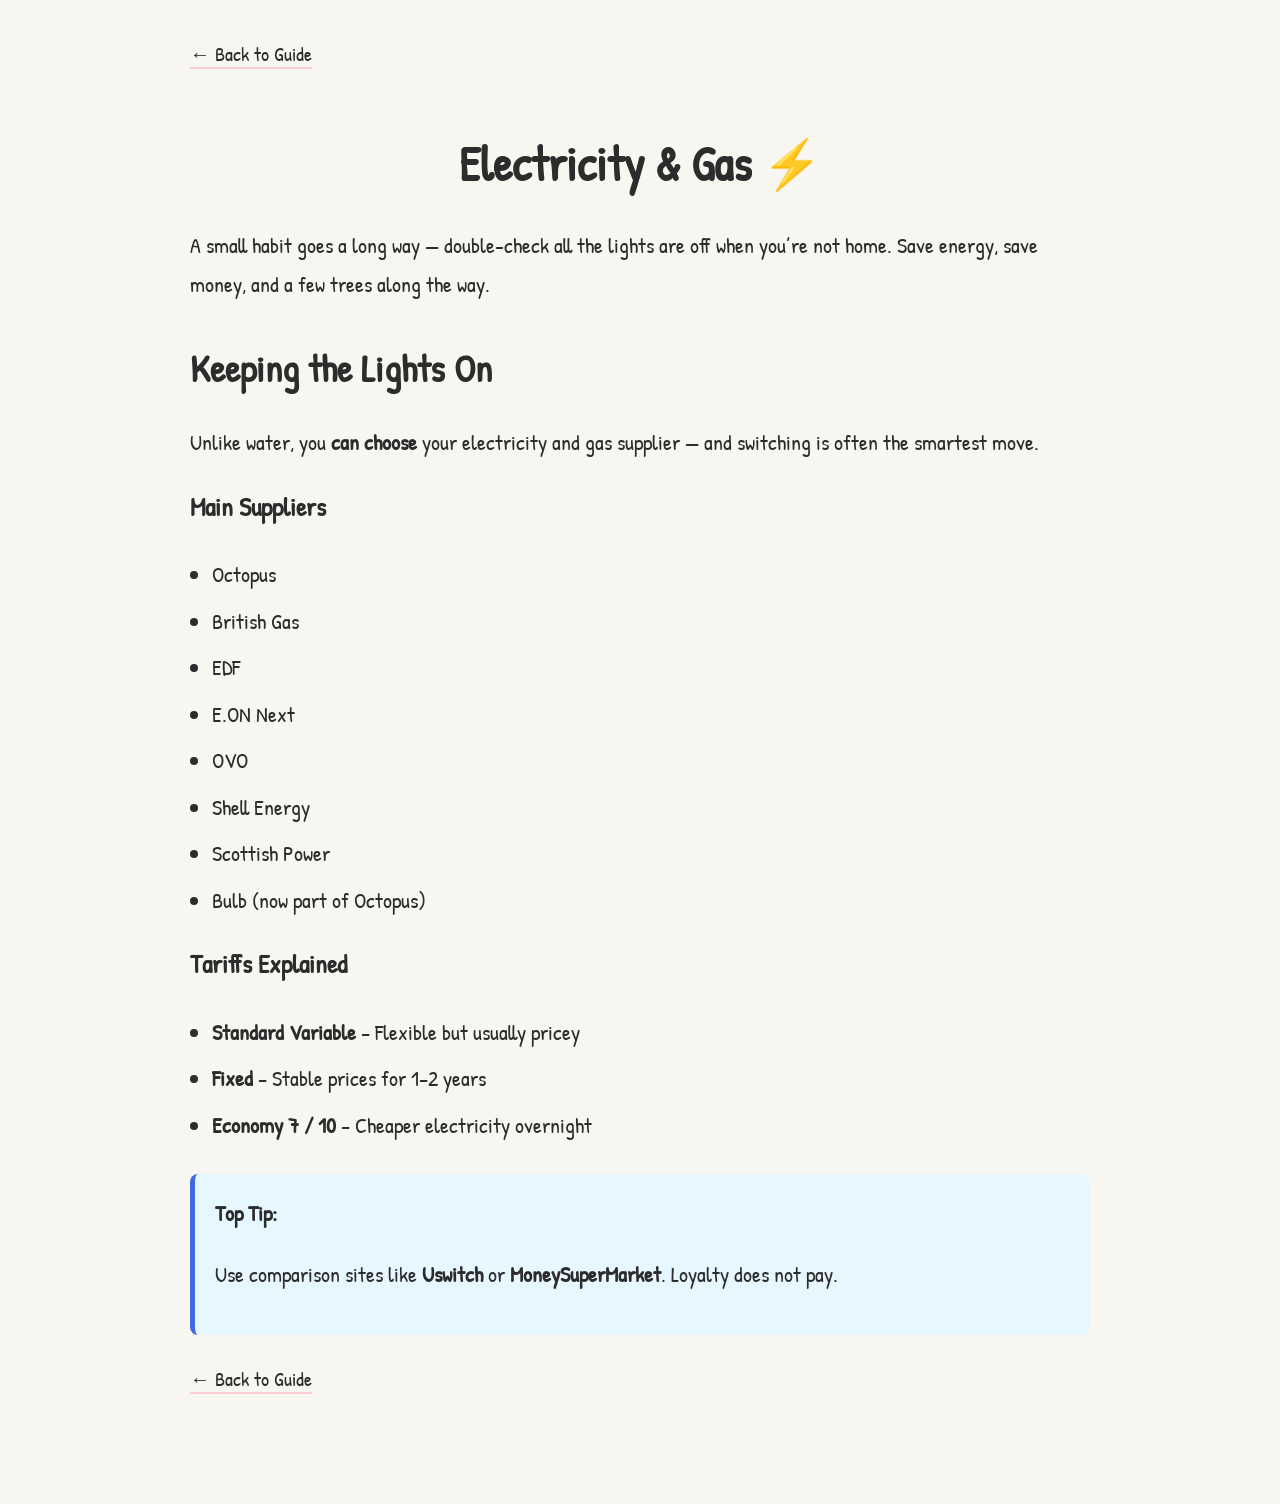
<file: electricity-gas.html>
<!DOCTYPE html>
<html lang="en">
<head>
  <meta charset="UTF-8">
  <meta name="viewport" content="width=device-width, initial-scale=1.0">
  <title>Electricity & Gas – UK Survival Guide</title>
  <link href="https://fonts.googleapis.com/css2?family=Patrick+Hand&display=swap" rel="stylesheet">
  <link rel="stylesheet" href="style.css">
</head>
<body>

  <div class="detail-page">
    <a href="index.html#electricity-gas" class="back-link">Back to Guide</a>

    <h1>Electricity &amp; Gas ⚡️</h1>

    <div class="content">

      <p>
        A small habit goes a long way — double-check all the lights are off when
        you’re not home. Save energy, save money, and a few trees along the way.
      </p>

      <h2>Keeping the Lights On</h2>

      <p>
        Unlike water, you <strong>can choose</strong> your electricity and gas supplier —
        and switching is often the smartest move.
      </p>

      <h3>Main Suppliers</h3>
      <ul>
        <li>Octopus</li>
        <li>British Gas</li>
        <li>EDF</li>
        <li>E.ON Next</li>
        <li>OVO</li>
        <li>Shell Energy</li>
        <li>Scottish Power</li>
        <li>Bulb (now part of Octopus)</li>
      </ul>

      <h3>Tariffs Explained</h3>
      <ul>
        <li><strong>Standard Variable</strong> – Flexible but usually pricey</li>
        <li><strong>Fixed</strong> – Stable prices for 1–2 years</li>
        <li><strong>Economy 7 / 10</strong> – Cheaper electricity overnight</li>
      </ul>

      <div class="tip-box">
        <strong>Top Tip:</strong>
        <p>
          Use comparison sites like <strong>Uswitch</strong> or <strong>MoneySuperMarket</strong>.
          Loyalty does not pay.
        </p>
      </div>

    </div>
    <a href="index.html#electricity-gas" class="back-link">Back to Guide</a>
  </div>

</body>
</html>
</file>
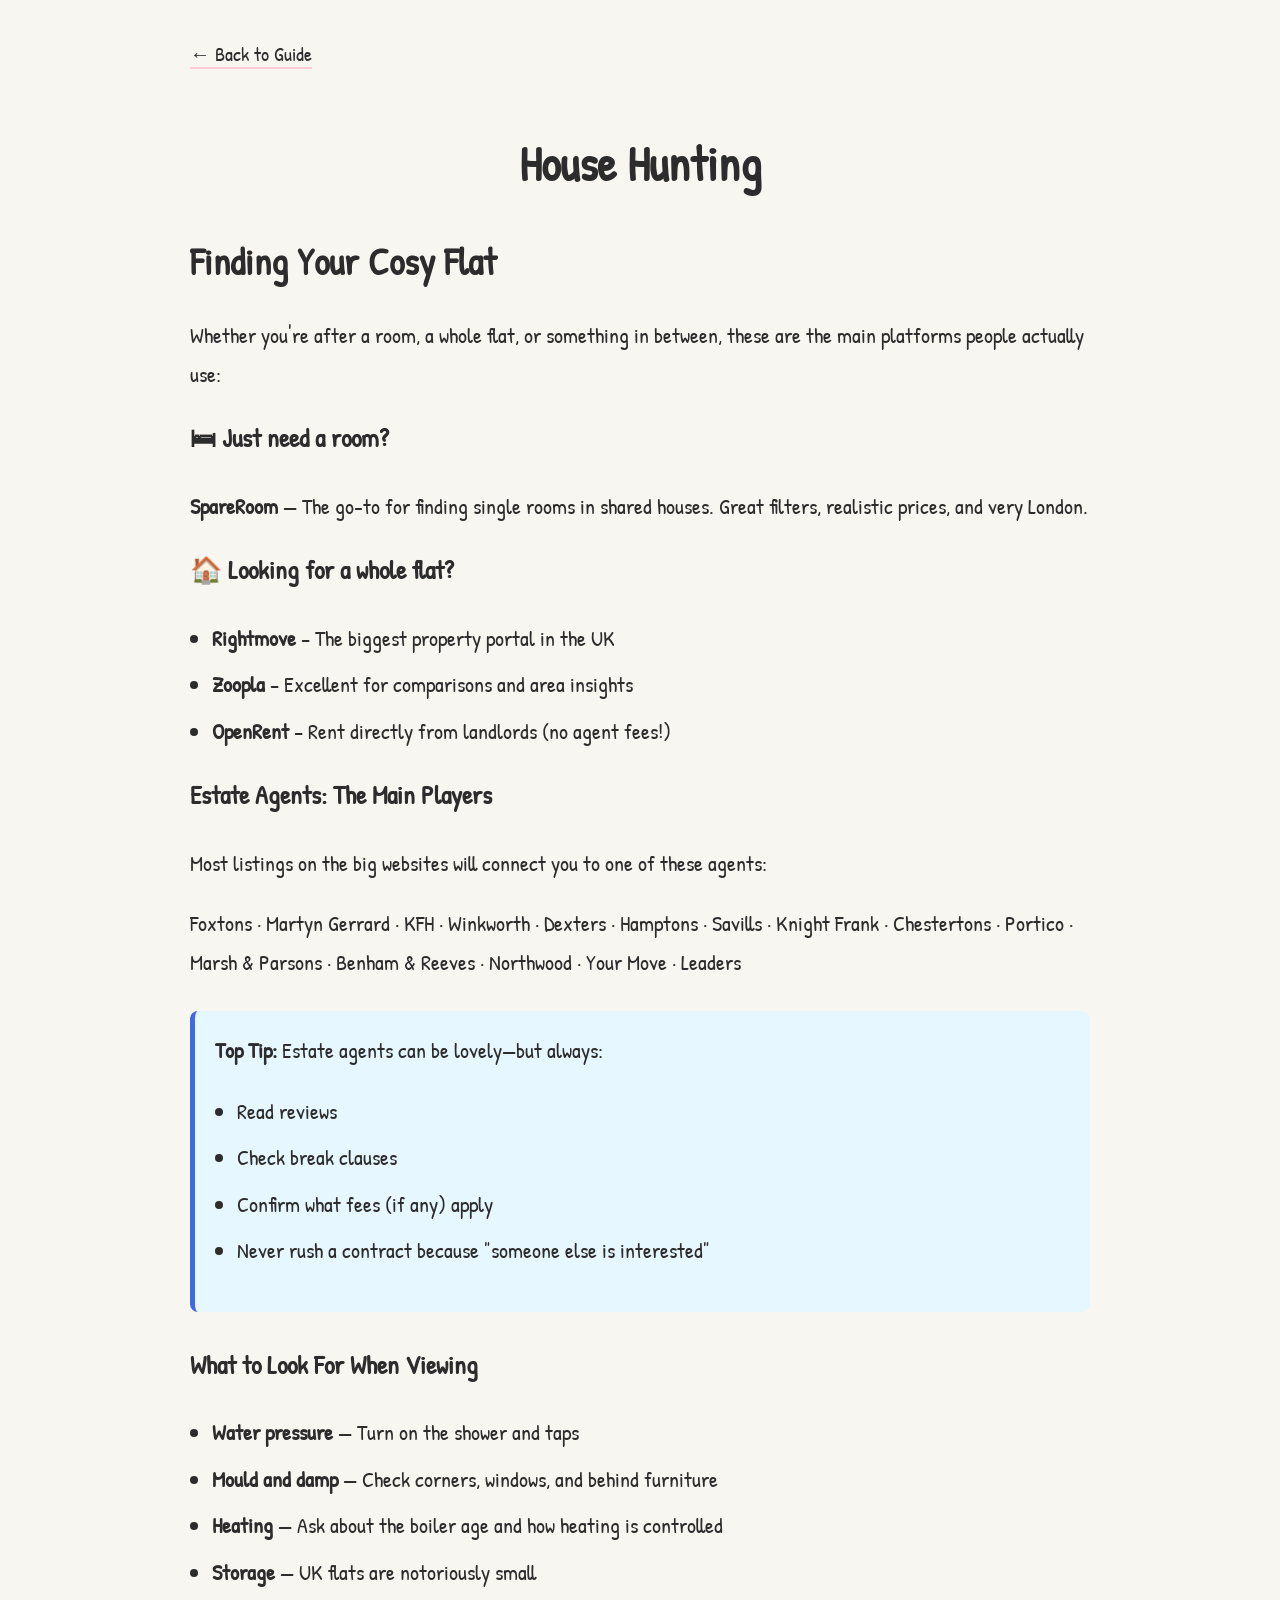
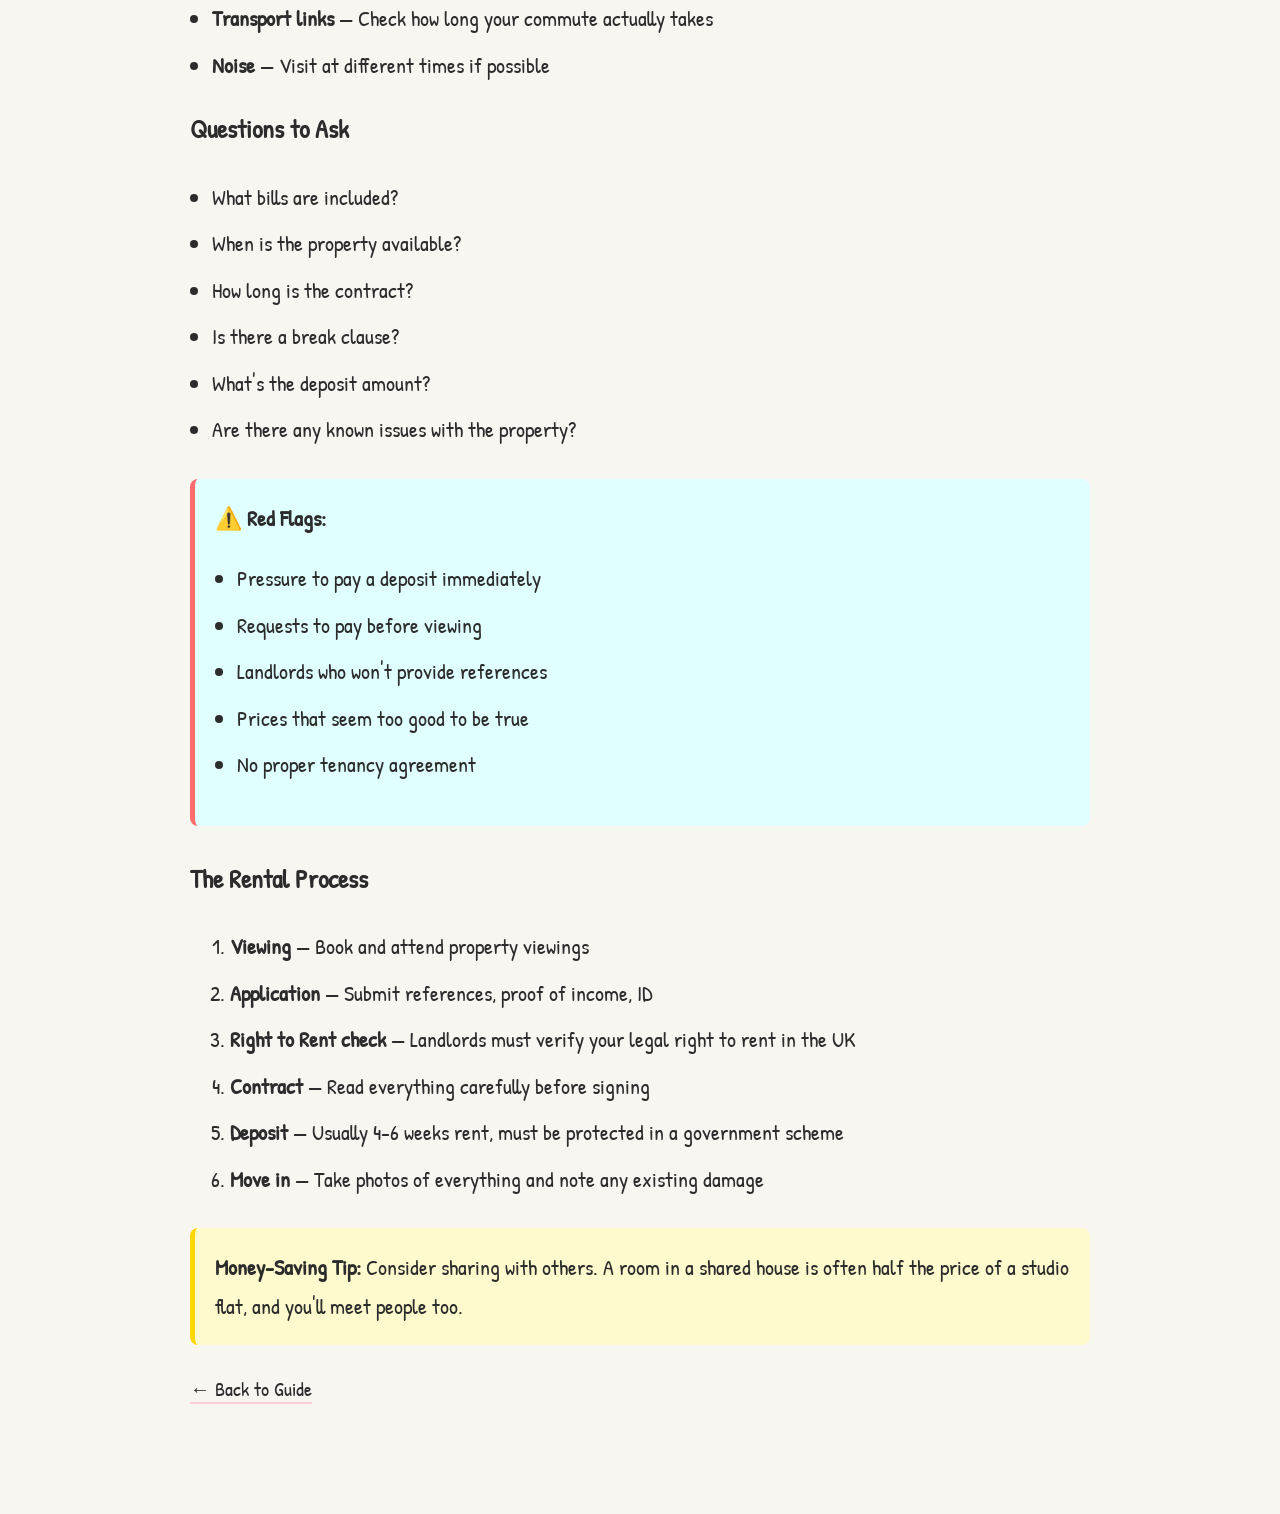
<file: housing.html>
<!DOCTYPE html>
<html lang="en">
<head>
  <meta charset="UTF-8">
  <meta name="viewport" content="width=device-width, initial-scale=1.0">
  <title>House Hunting - UK Survival Guide</title>
  <link href="https://fonts.googleapis.com/css2?family=Patrick+Hand&display=swap" rel="stylesheet">
  <link rel="stylesheet" href="style.css">
</head>
<body>

<div class="detail-page">
  <a href="index.html#house-hunting" class="back-link">Back to Guide</a>
  
  <h1>House Hunting</h1>
  
  <div class="content">
    <h2>Finding Your Cosy Flat</h2>
    
    <p>Whether you're after a room, a whole flat, or something in between, these are the main platforms people actually use:</p>

    <h3>🛏 Just need a room?</h3>
    <p><strong>SpareRoom</strong> — The go-to for finding single rooms in shared houses. Great filters, realistic prices, and very London.</p>

    <h3>🏠 Looking for a whole flat?</h3>
    <ul>
      <li><strong>Rightmove</strong> – The biggest property portal in the UK</li>
      <li><strong>Zoopla</strong> – Excellent for comparisons and area insights</li>
      <li><strong>OpenRent</strong> – Rent directly from landlords (no agent fees!)</li>
    </ul>

    <h3>Estate Agents: The Main Players</h3>
    <p>Most listings on the big websites will connect you to one of these agents:</p>
    
    <p>Foxtons · Martyn Gerrard · KFH · Winkworth · Dexters · Hamptons · Savills · Knight Frank · Chestertons · Portico · Marsh & Parsons · Benham & Reeves · Northwood · Your Move · Leaders</p>

    <div class="tip-box">
      <strong>Top Tip:</strong> Estate agents can be lovely—but always:
      <ul>
        <li>Read reviews</li>
        <li>Check break clauses</li>
        <li>Confirm what fees (if any) apply</li>
        <li>Never rush a contract because "someone else is interested"</li>
      </ul>
    </div>

    <h3>What to Look For When Viewing</h3>
    <ul>
      <li><strong>Water pressure</strong> — Turn on the shower and taps</li>
      <li><strong>Mould and damp</strong> — Check corners, windows, and behind furniture</li>
      <li><strong>Heating</strong> — Ask about the boiler age and how heating is controlled</li>
      <li><strong>Storage</strong> — UK flats are notoriously small</li>
      <li><strong>Transport links</strong> — Check how long your commute actually takes</li>
      <li><strong>Noise</strong> — Visit at different times if possible</li>
    </ul>

    <h3>Questions to Ask</h3>
    <ul>
      <li>What bills are included?</li>
      <li>When is the property available?</li>
      <li>How long is the contract?</li>
      <li>Is there a break clause?</li>
      <li>What's the deposit amount?</li>
      <li>Are there any known issues with the property?</li>
    </ul>

    <div class="warning-box">
      <strong>⚠️ Red Flags:</strong>
      <ul>
        <li>Pressure to pay a deposit immediately</li>
        <li>Requests to pay before viewing</li>
        <li>Landlords who won't provide references</li>
        <li>Prices that seem too good to be true</li>
        <li>No proper tenancy agreement</li>
      </ul>
    </div>

    <h3>The Rental Process</h3>
    <ol>
      <li><strong>Viewing</strong> — Book and attend property viewings</li>
      <li><strong>Application</strong> — Submit references, proof of income, ID</li>
      <li><strong>Right to Rent check</strong> — Landlords must verify your legal right to rent in the UK</li>
      <li><strong>Contract</strong> — Read everything carefully before signing</li>
      <li><strong>Deposit</strong> — Usually 4-6 weeks rent, must be protected in a government scheme</li>
      <li><strong>Move in</strong> — Take photos of everything and note any existing damage</li>
    </ol>

    <div class="highlight-box">
      <strong>Money-Saving Tip:</strong> Consider sharing with others. A room in a shared house is often half the price of a studio flat, and you'll meet people too.
    </div>
  </div>

  <a href="index.html#house-hunting" class="back-link">Back to Guide</a>
</div>

</body>
</html>
</file>
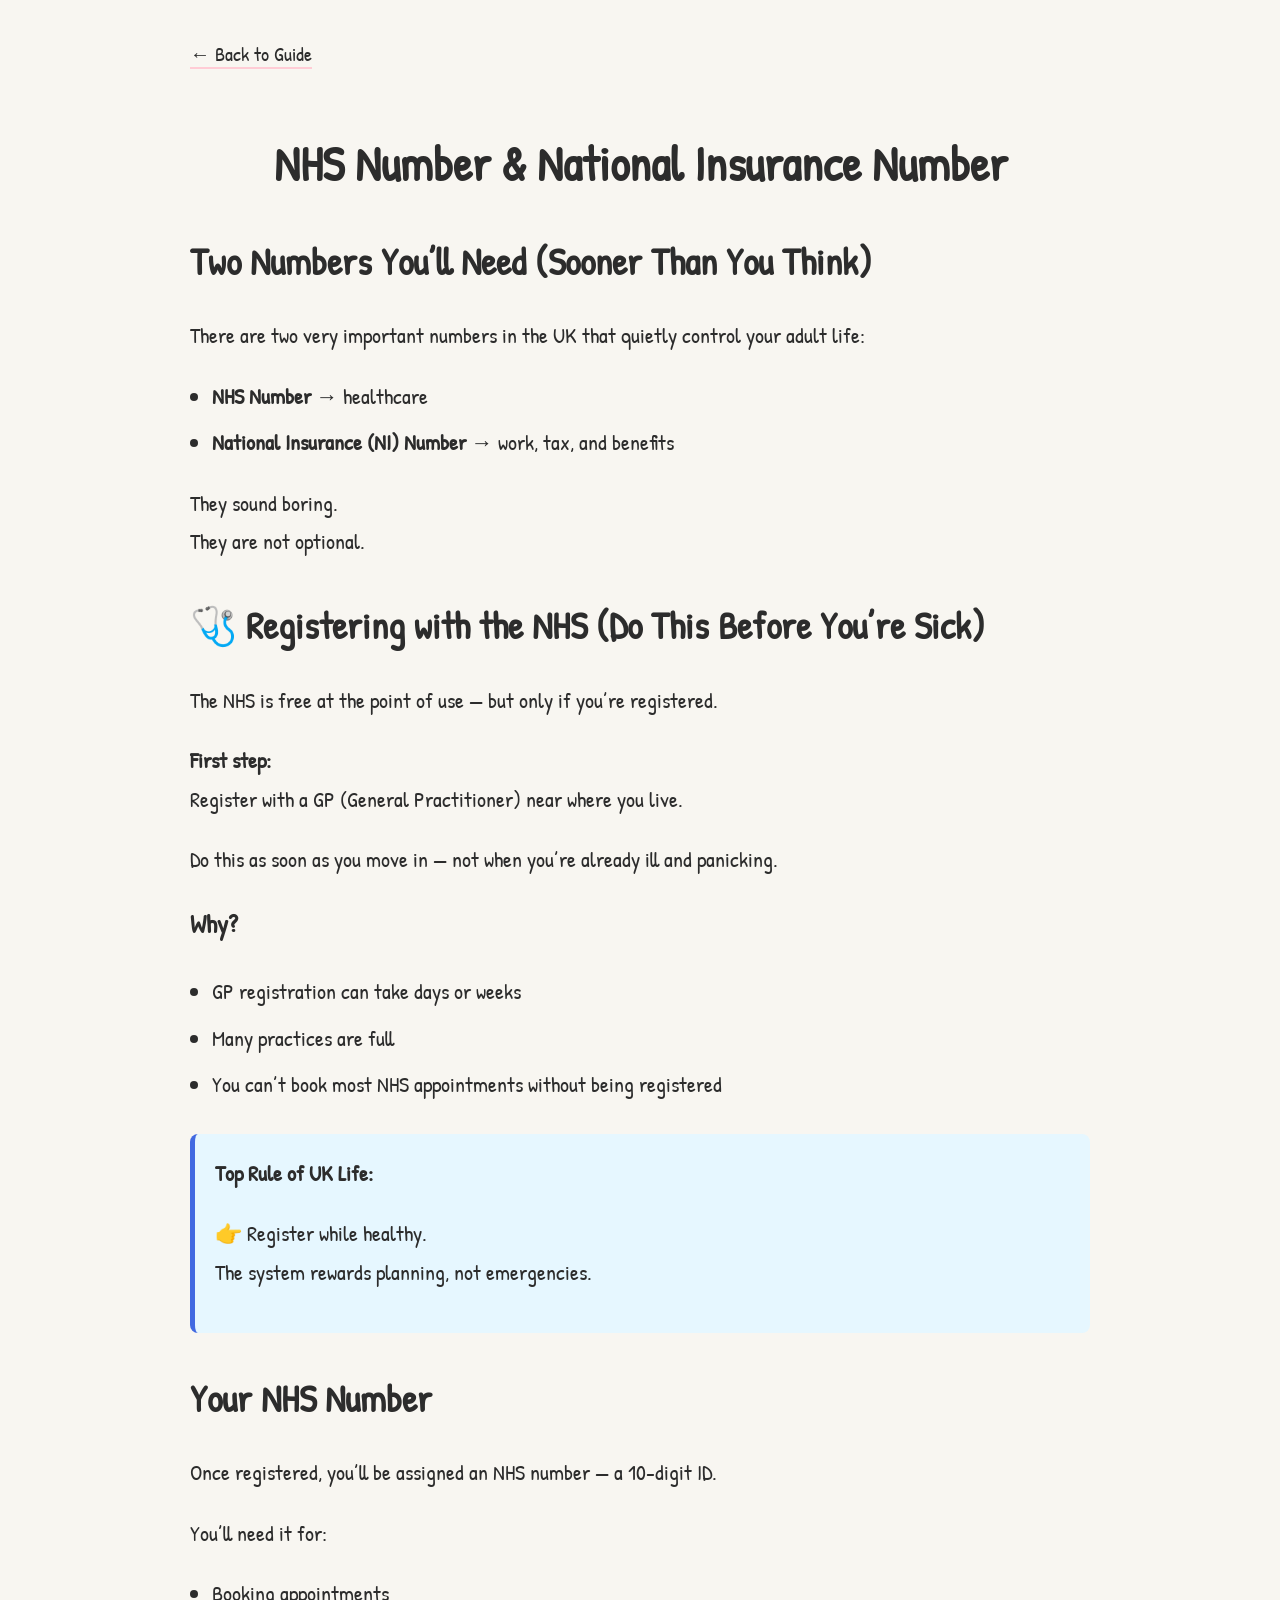
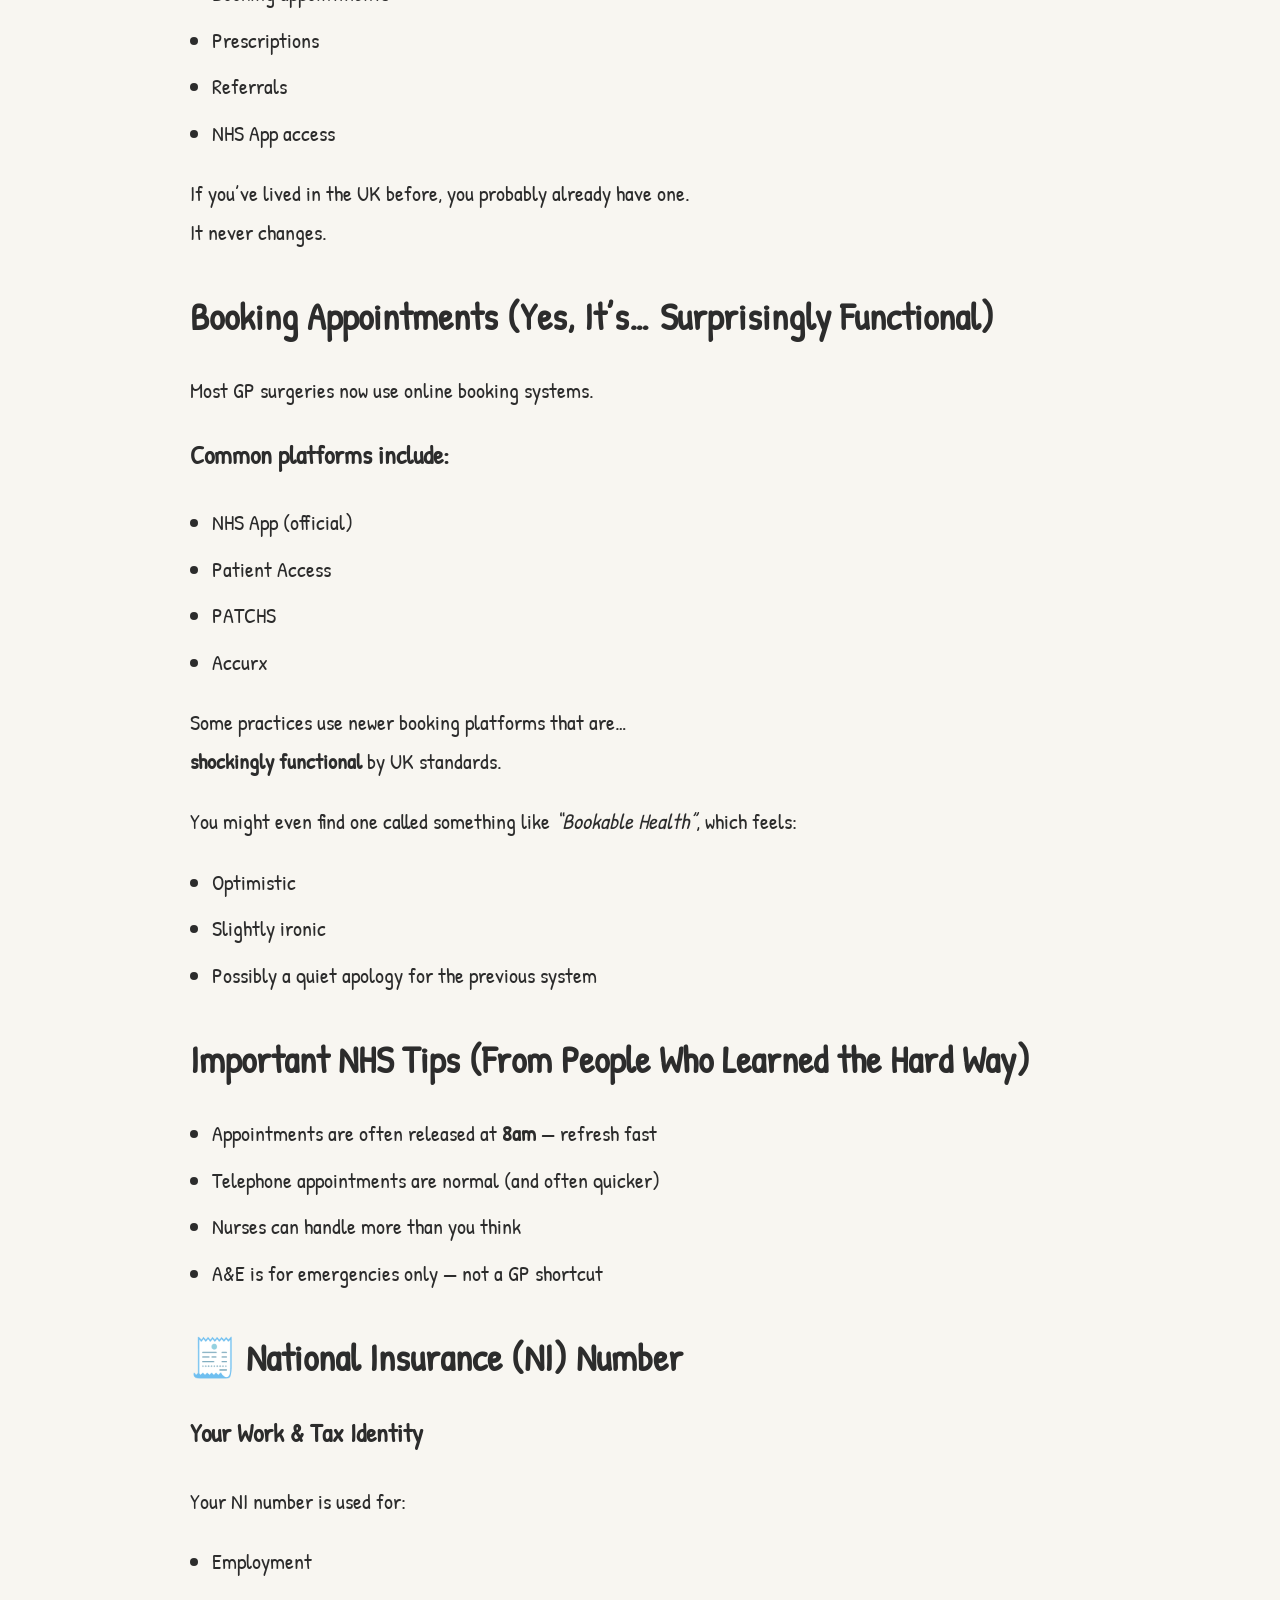
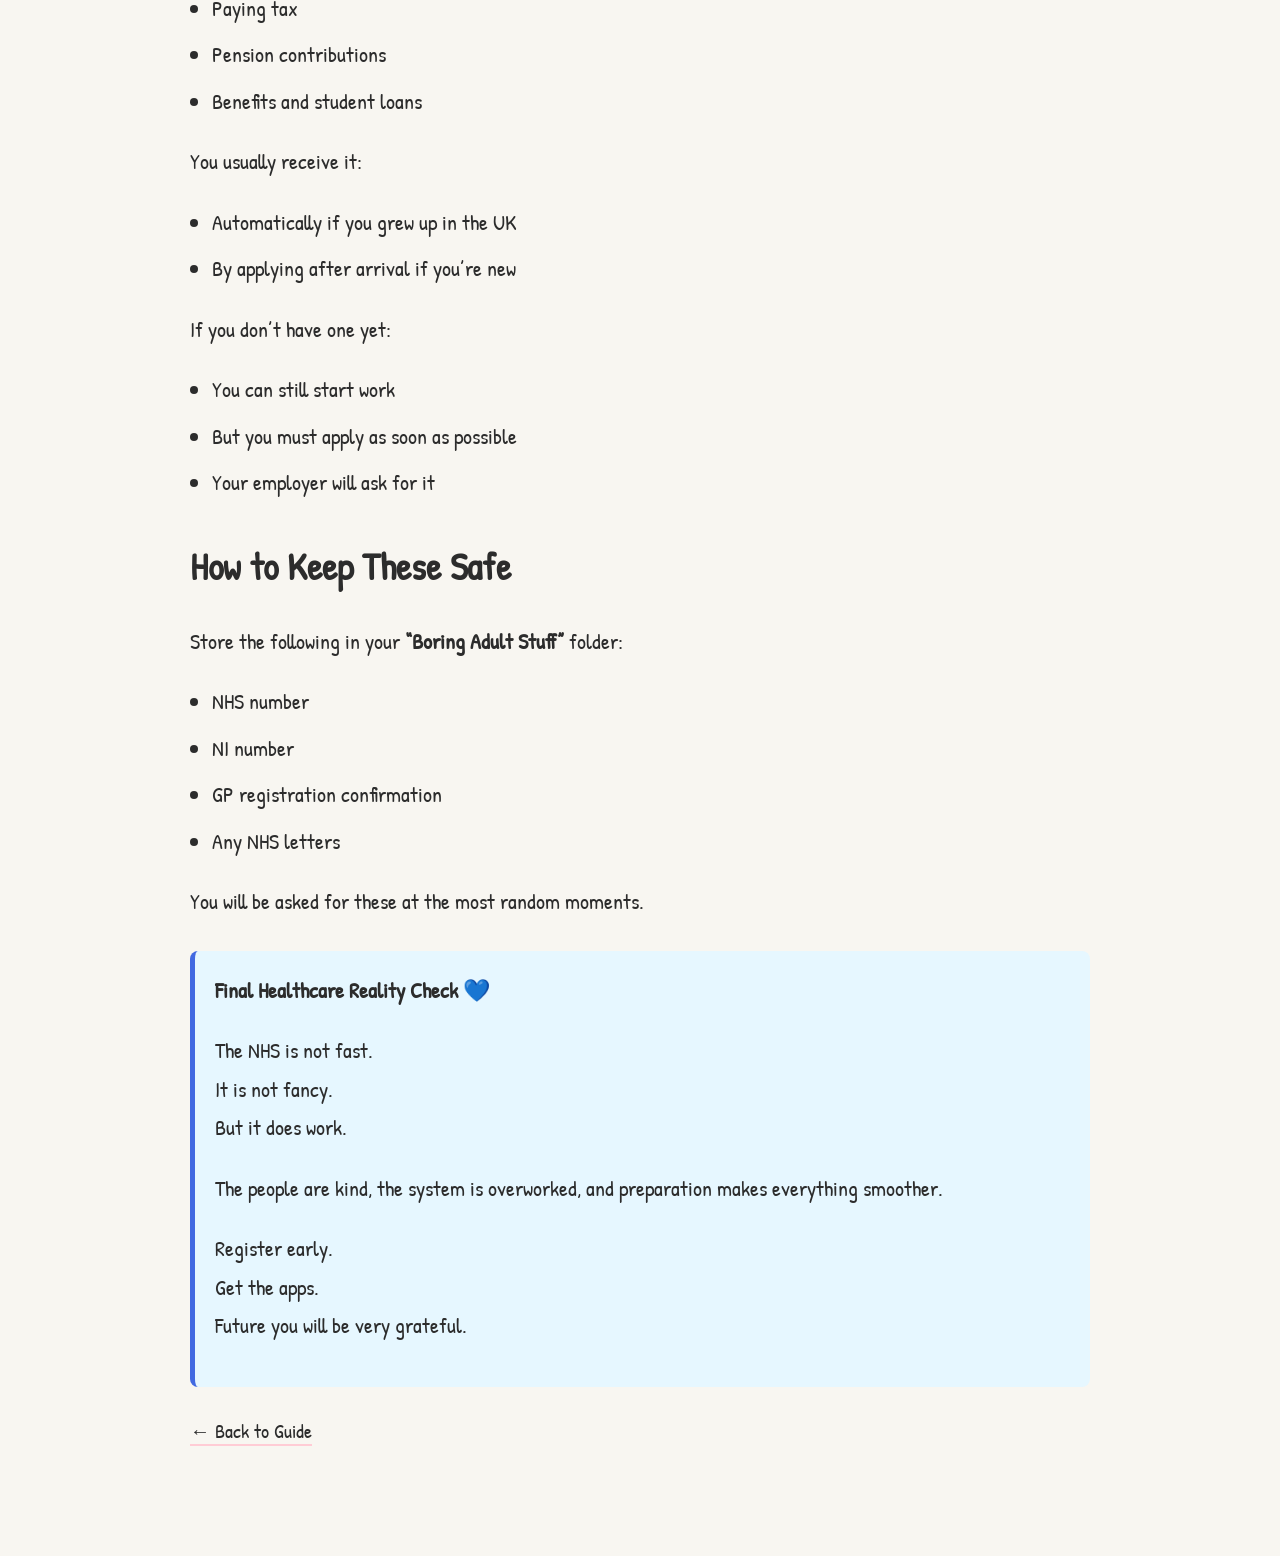
<file: nhs-ni.html>
<!DOCTYPE html>
<html lang="en">
<head>
  <meta charset="UTF-8">
  <meta name="viewport" content="width=device-width, initial-scale=1.0">
  <title>NHS & National Insurance – UK Survival Guide</title>
  <link href="https://fonts.googleapis.com/css2?family=Patrick+Hand&display=swap" rel="stylesheet">
  <link rel="stylesheet" href="style.css">
</head>
<body>

  <div class="detail-page">
    <a href="index.html#nhs-ni" class="back-link">Back to Guide</a>

    <h1>NHS Number &amp; National Insurance Number</h1>

    <div class="content">
      <h2>Two Numbers You’ll Need (Sooner Than You Think)</h2>

      <p>
        There are two very important numbers in the UK that quietly control your adult life:
      </p>

      <ul>
        <li><strong>NHS Number</strong> → healthcare</li>
        <li><strong>National Insurance (NI) Number</strong> → work, tax, and benefits</li>
      </ul>

      <p>
        They sound boring.<br>
        They are not optional.
      </p>

      <h2>🩺 Registering with the NHS (Do This Before You’re Sick)</h2>

      <p>
        The NHS is free at the point of use — but only if you’re registered.
      </p>

      <p>
        <strong>First step:</strong><br>
        Register with a GP (General Practitioner) near where you live.
      </p>

      <p>
        Do this as soon as you move in — not when you’re already ill and panicking.
      </p>

      <h3>Why?</h3>
      <ul>
        <li>GP registration can take days or weeks</li>
        <li>Many practices are full</li>
        <li>You can’t book most NHS appointments without being registered</li>
      </ul>

      <div class="tip-box">
        <strong>Top Rule of UK Life:</strong>
        <p>
          👉 Register while healthy.<br>
          The system rewards planning, not emergencies.
        </p>
      </div>

      <h2>Your NHS Number</h2>

      <p>
        Once registered, you’ll be assigned an NHS number — a 10-digit ID.
      </p>

      <p>You’ll need it for:</p>
      <ul>
        <li>Booking appointments</li>
        <li>Prescriptions</li>
        <li>Referrals</li>
        <li>NHS App access</li>
      </ul>

      <p>
        If you’ve lived in the UK before, you probably already have one.<br>
        It never changes.
      </p>

      <h2>Booking Appointments (Yes, It’s… Surprisingly Functional)</h2>

      <p>
        Most GP surgeries now use online booking systems.
      </p>

      <h3>Common platforms include:</h3>
      <ul>
        <li>NHS App (official)</li>
        <li>Patient Access</li>
        <li>PATCHS</li>
        <li>Accurx</li>
      </ul>

      <p>
        Some practices use newer booking platforms that are…<br>
        <strong>shockingly functional</strong> by UK standards.
      </p>

      <p>
        You might even find one called something like <em>“Bookable Health”</em>, which feels:
      </p>

      <ul>
        <li>Optimistic</li>
        <li>Slightly ironic</li>
        <li>Possibly a quiet apology for the previous system</li>
      </ul>

      <h2>Important NHS Tips (From People Who Learned the Hard Way)</h2>
      <ul>
        <li>Appointments are often released at <strong>8am</strong> — refresh fast</li>
        <li>Telephone appointments are normal (and often quicker)</li>
        <li>Nurses can handle more than you think</li>
        <li>A&amp;E is for emergencies only — not a GP shortcut</li>
      </ul>

      <h2>🧾 National Insurance (NI) Number</h2>
      <h3>Your Work &amp; Tax Identity</h3>

      <p>Your NI number is used for:</p>
      <ul>
        <li>Employment</li>
        <li>Paying tax</li>
        <li>Pension contributions</li>
        <li>Benefits and student loans</li>
      </ul>

      <p>
        You usually receive it:
      </p>
      <ul>
        <li>Automatically if you grew up in the UK</li>
        <li>By applying after arrival if you’re new</li>
      </ul>

      <p>
        If you don’t have one yet:
      </p>
      <ul>
        <li>You can still start work</li>
        <li>But you must apply as soon as possible</li>
        <li>Your employer will ask for it</li>
      </ul>

      <h2>How to Keep These Safe</h2>

      <p>
        Store the following in your <strong>“Boring Adult Stuff”</strong> folder:
      </p>
      <ul>
        <li>NHS number</li>
        <li>NI number</li>
        <li>GP registration confirmation</li>
        <li>Any NHS letters</li>
      </ul>

      <p>
        You will be asked for these at the most random moments.
      </p>

      <div class="tip-box">
        <strong>Final Healthcare Reality Check 💙</strong>
        <p>
          The NHS is not fast.<br>
          It is not fancy.<br>
          But it does work.
        </p>
        <p>
          The people are kind, the system is overworked, and preparation makes everything smoother.
        </p>
        <p>
          Register early.<br>
          Get the apps.<br>
          Future you will be very grateful.
        </p>
      </div>

    </div>
    <a href="index.html#nhs-ni" class="back-link">Back to Guide</a>
  </div>

</body>
</html>
</file>
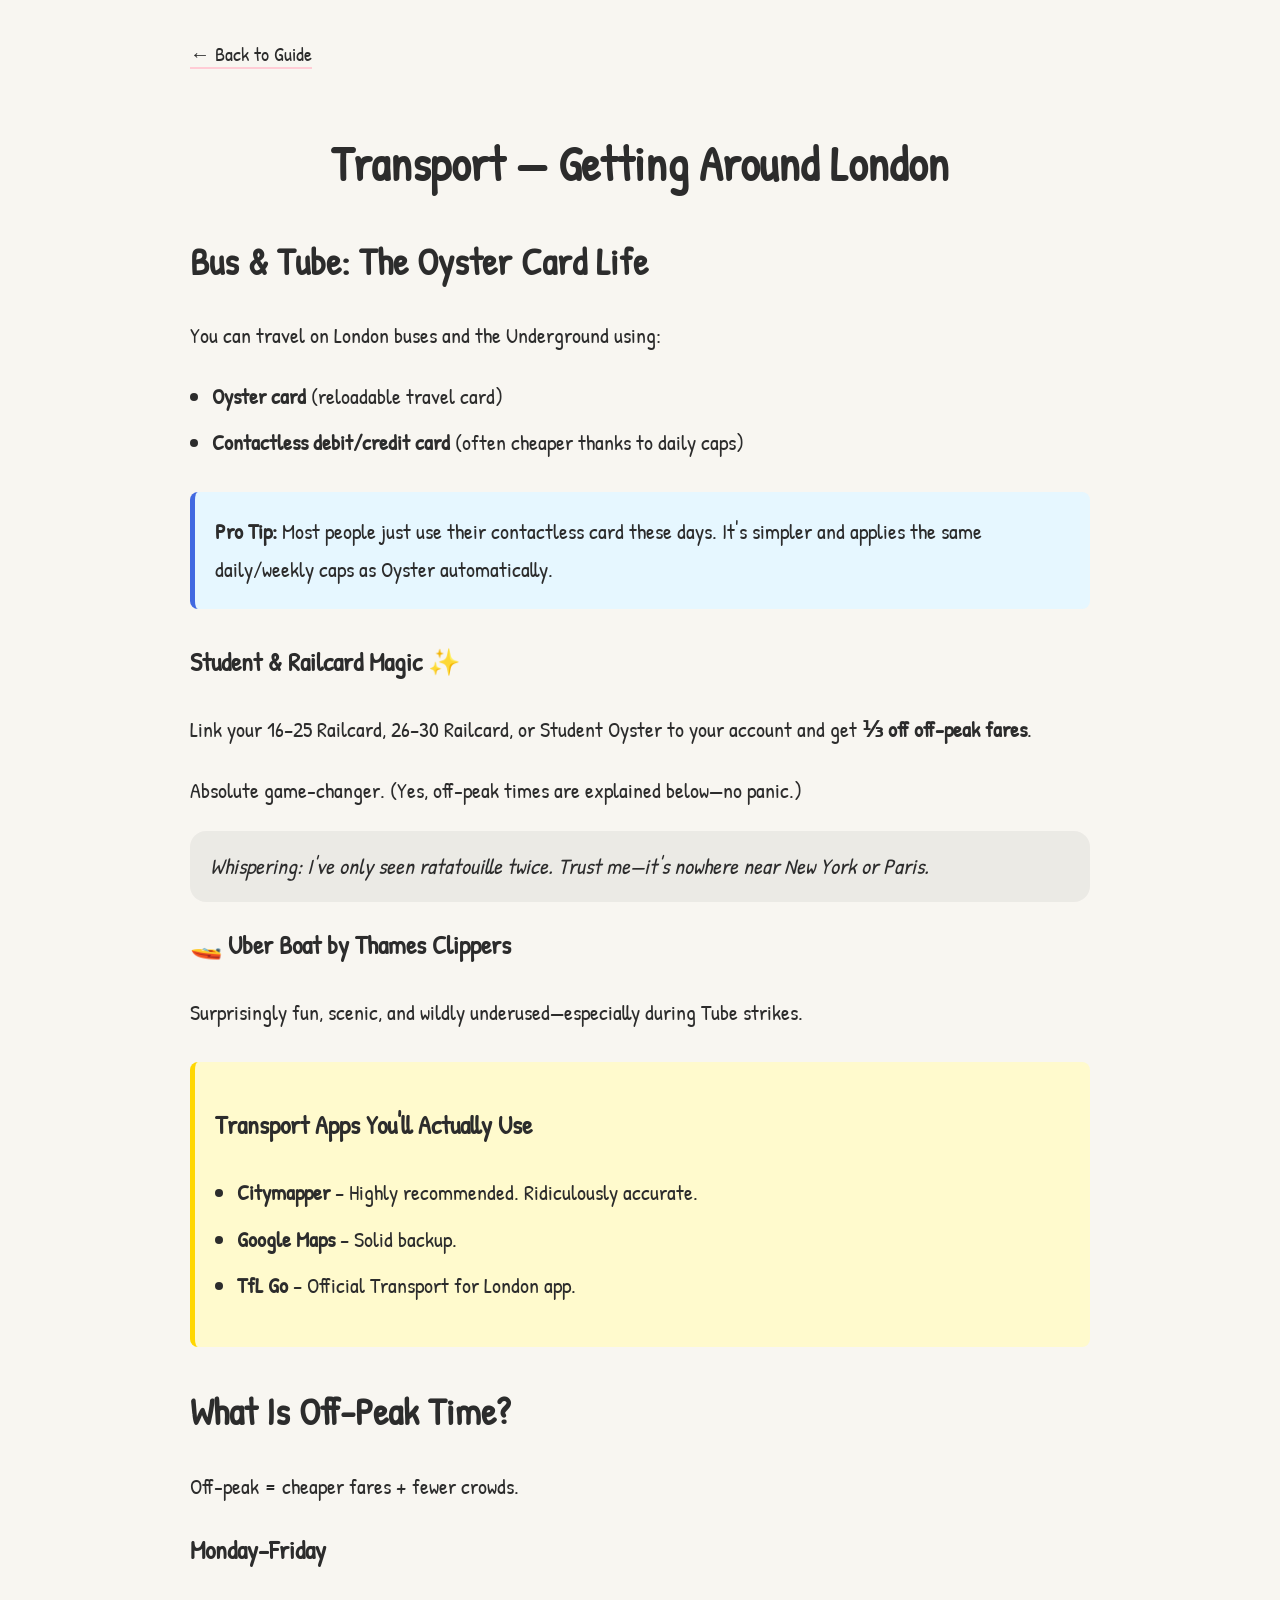
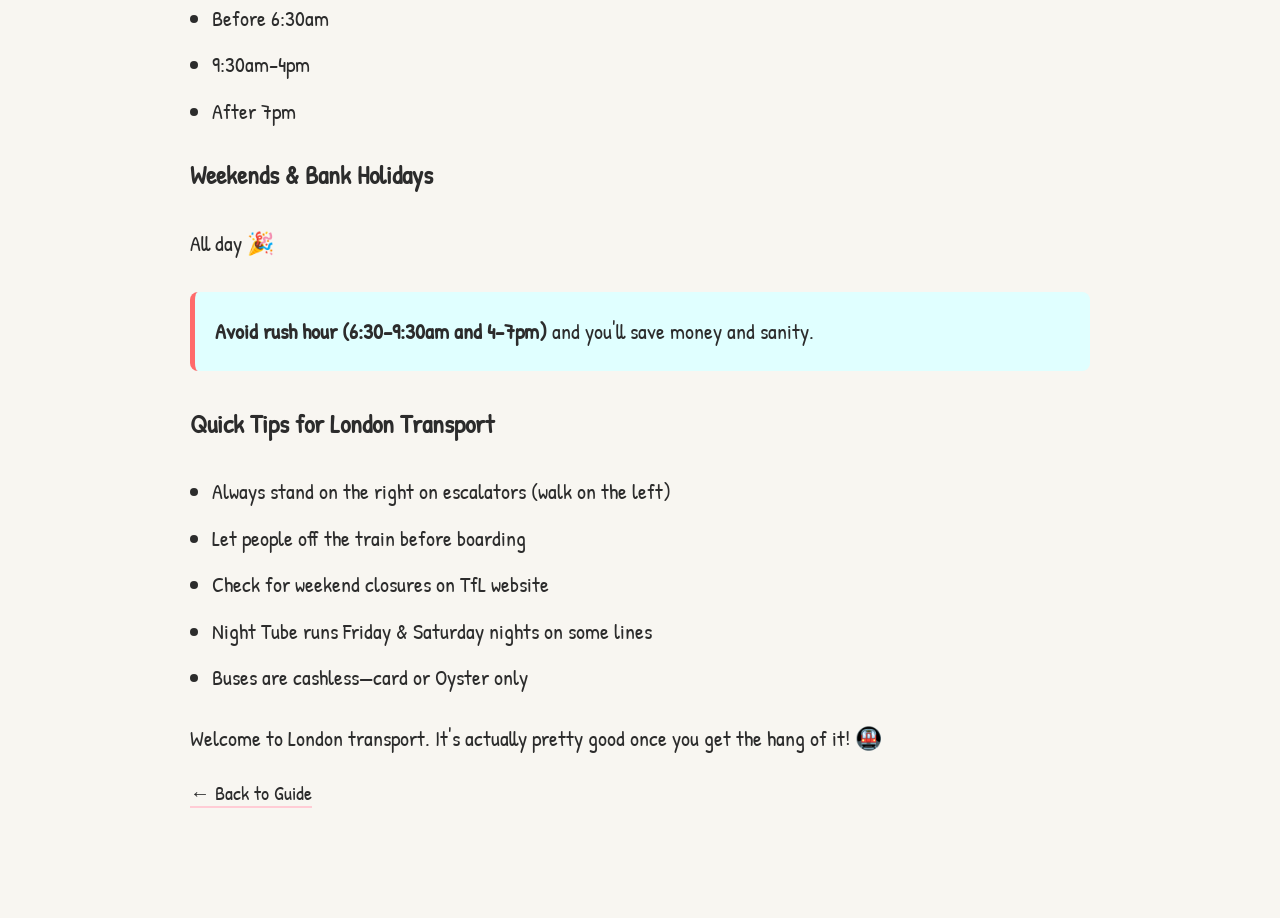
<file: transport-london.html>
<!DOCTYPE html>
<html lang="en">
<head>
  <meta charset="UTF-8">
  <meta name="viewport" content="width=device-width, initial-scale=1.0">
  <title>Transport — Getting Around London - UK Survival Guide</title>
  <link href="https://fonts.googleapis.com/css2?family=Patrick+Hand&display=swap" rel="stylesheet">
  <link rel="stylesheet" href="style.css">
</head>
<body>

<div class="detail-page">
  <a href="index.html#transport-london" class="back-link">Back to Guide</a>
  
  <h1>Transport — Getting Around London</h1>
  
  <div class="content">
    <h2>Bus & Tube: The Oyster Card Life</h2>
    
    <p>You can travel on London buses and the Underground using:</p>
    <ul>
      <li><strong>Oyster card</strong> (reloadable travel card)</li>
      <li><strong>Contactless debit/credit card</strong> (often cheaper thanks to daily caps)</li>
    </ul>

    <div class="tip-box">
      <strong>Pro Tip:</strong> Most people just use their contactless card these days. It's simpler and applies the same daily/weekly caps as Oyster automatically.
    </div>

    <h3>Student & Railcard Magic ✨</h3>
    <p>Link your 16–25 Railcard, 26–30 Railcard, or Student Oyster to your account and get <strong>⅓ off off-peak fares</strong>.</p>
    
    <p>Absolute game-changer. (Yes, off-peak times are explained below—no panic.)</p>

    <div class="callout">
      <em>Whispering: I've only seen ratatouille twice. Trust me—it's nowhere near New York or Paris.</em>
    </div>

    <h3>🚤 Uber Boat by Thames Clippers</h3>
    <p>Surprisingly fun, scenic, and wildly underused—especially during Tube strikes.</p>

    <div class="highlight-box">
      <h3>Transport Apps You'll Actually Use</h3>
      <ul>
        <li><strong>Citymapper</strong> – Highly recommended. Ridiculously accurate.</li>
        <li><strong>Google Maps</strong> – Solid backup.</li>
        <li><strong>TfL Go</strong> – Official Transport for London app.</li>
      </ul>
    </div>

    <h2>What Is Off-Peak Time?</h2>
    <p>Off-peak = cheaper fares + fewer crowds.</p>

    <h3>Monday–Friday</h3>
    <ul>
      <li>Before 6:30am</li>
      <li>9:30am–4pm</li>
      <li>After 7pm</li>
    </ul>

    <h3>Weekends & Bank Holidays</h3>
    <p>All day 🎉</p>

    <div class="warning-box">
      <strong>Avoid rush hour (6:30–9:30am and 4–7pm)</strong> and you'll save money and sanity.
    </div>

    <h3>Quick Tips for London Transport</h3>
    <ul>
      <li>Always stand on the right on escalators (walk on the left)</li>
      <li>Let people off the train before boarding</li>
      <li>Check for weekend closures on TfL website</li>
      <li>Night Tube runs Friday & Saturday nights on some lines</li>
      <li>Buses are cashless—card or Oyster only</li>
    </ul>

    <p>Welcome to London transport. It's actually pretty good once you get the hang of it! 🚇</p>
  </div>

  <a href="index.html#transport-london" class="back-link">Back to Guide</a>
</div>

</body>
</html>
</file>
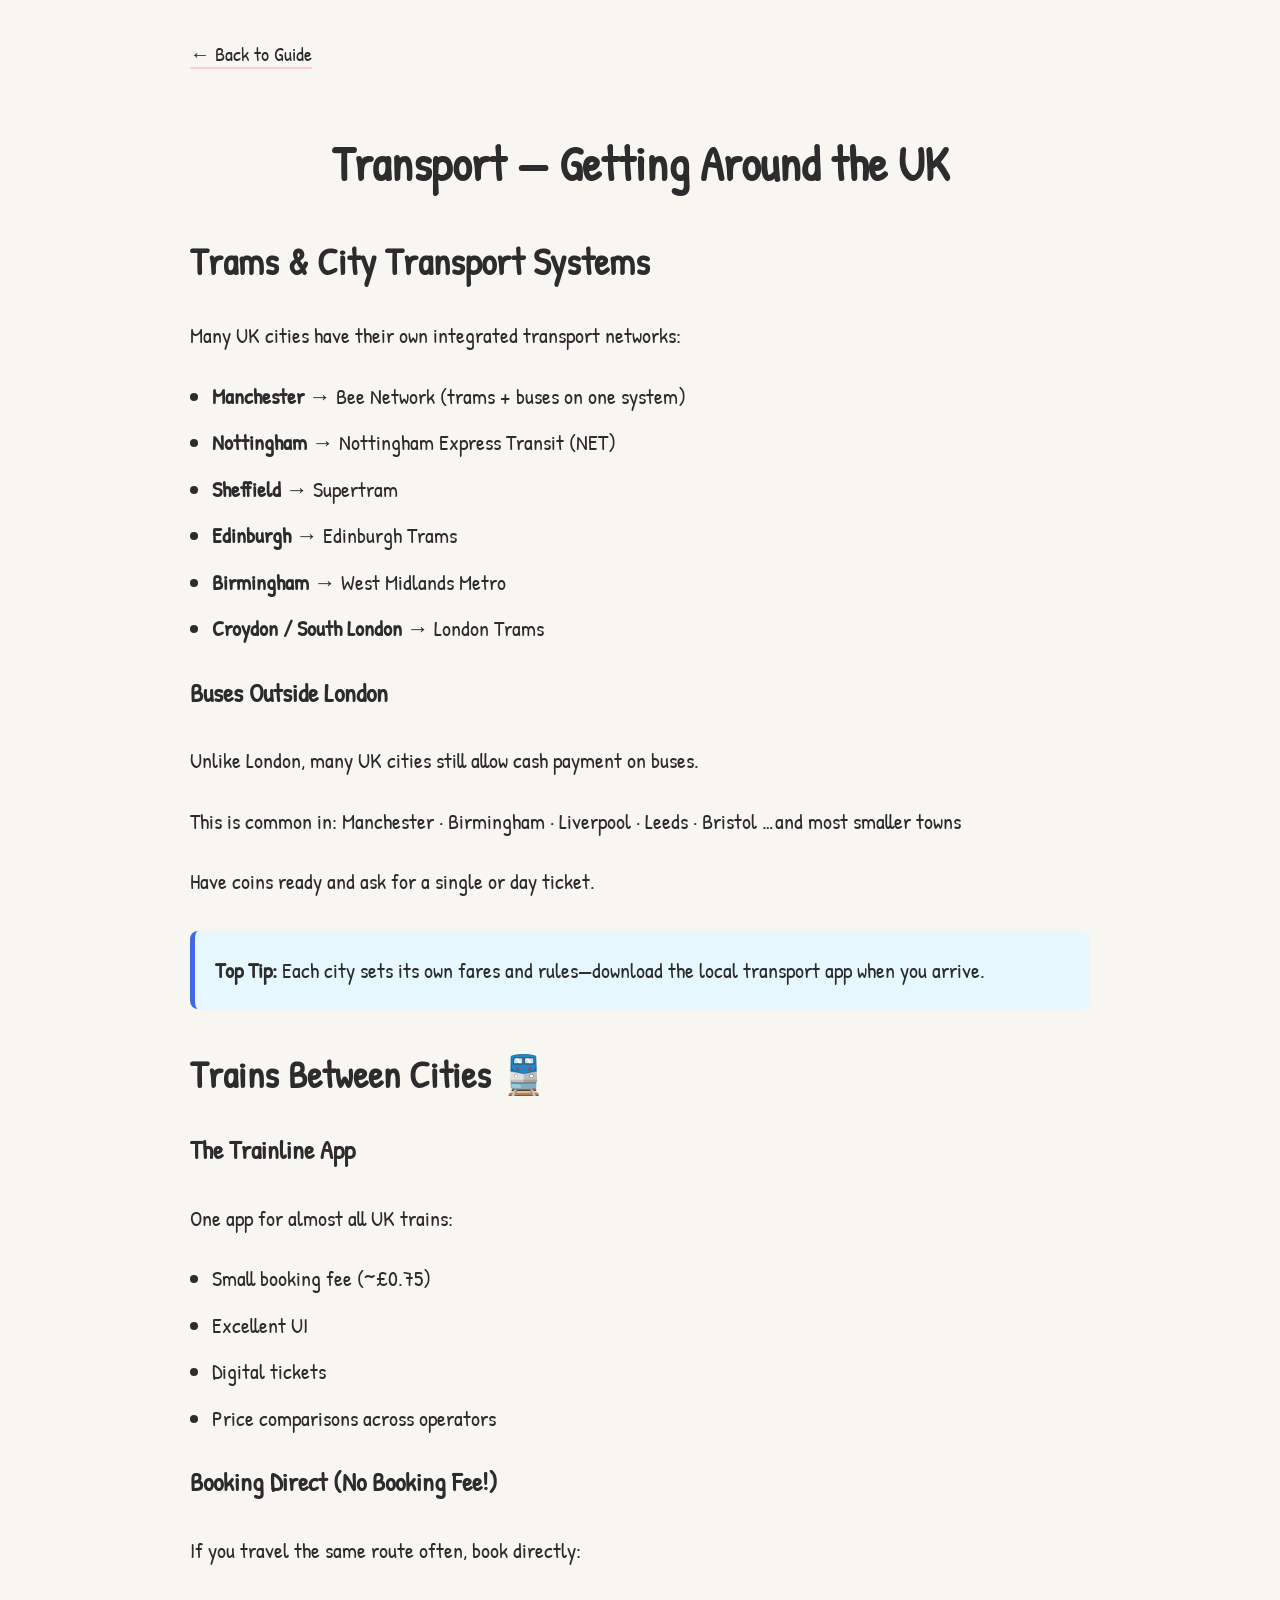
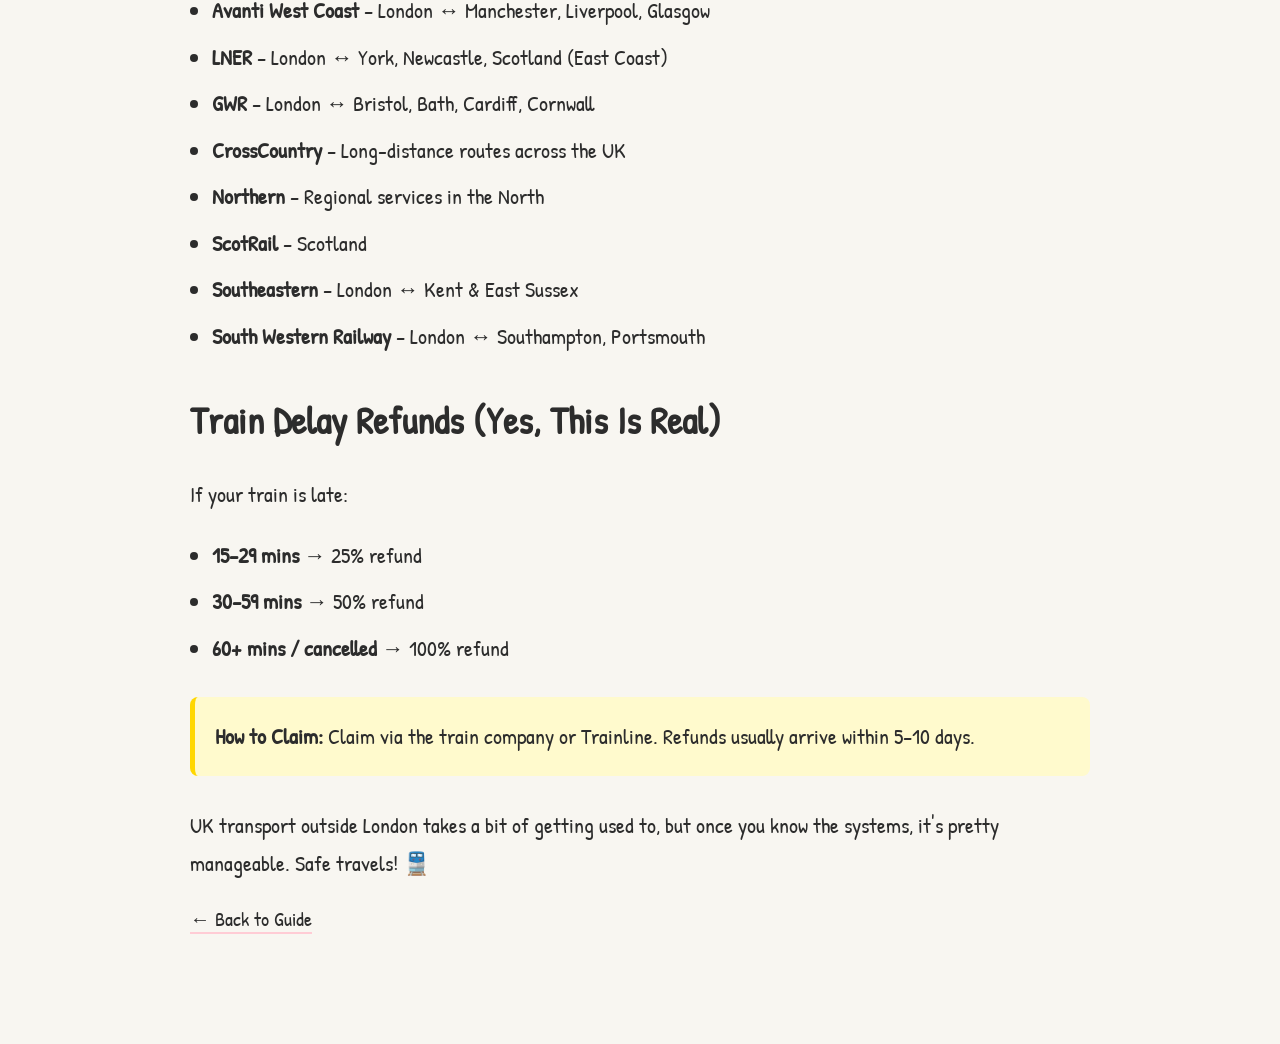
<file: transport-uk.html>
<!DOCTYPE html>
<html lang="en">
<head>
  <meta charset="UTF-8">
  <meta name="viewport" content="width=device-width, initial-scale=1.0">
  <title>Transport — Getting Around the UK - UK Survival Guide</title>
  <link href="https://fonts.googleapis.com/css2?family=Patrick+Hand&display=swap" rel="stylesheet">
  <link rel="stylesheet" href="style.css">
</head>
<body>

<div class="detail-page">
  <a href="index.html#transport-uk" class="back-link">Back to Guide</a>
  
  <h1>Transport — Getting Around the UK</h1>
  
  <div class="content">
    <h2>Trams & City Transport Systems</h2>
    
    <p>Many UK cities have their own integrated transport networks:</p>
    <ul>
      <li><strong>Manchester</strong> → Bee Network (trams + buses on one system)</li>
      <li><strong>Nottingham</strong> → Nottingham Express Transit (NET)</li>
      <li><strong>Sheffield</strong> → Supertram</li>
      <li><strong>Edinburgh</strong> → Edinburgh Trams</li>
      <li><strong>Birmingham</strong> → West Midlands Metro</li>
      <li><strong>Croydon / South London</strong> → London Trams</li>
    </ul>

    <h3>Buses Outside London</h3>
    <p>Unlike London, many UK cities still allow cash payment on buses.</p>
    
    <p>This is common in: Manchester · Birmingham · Liverpool · Leeds · Bristol …and most smaller towns</p>
    
    <p>Have coins ready and ask for a single or day ticket.</p>

    <div class="tip-box">
      <strong>Top Tip:</strong> Each city sets its own fares and rules—download the local transport app when you arrive.
    </div>

    <h2>Trains Between Cities 🚆</h2>
    
    <h3>The Trainline App</h3>
    <p>One app for almost all UK trains:</p>
    <ul>
      <li>Small booking fee (~£0.75)</li>
      <li>Excellent UI</li>
      <li>Digital tickets</li>
      <li>Price comparisons across operators</li>
    </ul>

    <h3>Booking Direct (No Booking Fee!)</h3>
    <p>If you travel the same route often, book directly:</p>
    <ul>
      <li><strong>Avanti West Coast</strong> – London ↔ Manchester, Liverpool, Glasgow</li>
      <li><strong>LNER</strong> – London ↔ York, Newcastle, Scotland (East Coast)</li>
      <li><strong>GWR</strong> – London ↔ Bristol, Bath, Cardiff, Cornwall</li>
      <li><strong>CrossCountry</strong> – Long-distance routes across the UK</li>
      <li><strong>Northern</strong> – Regional services in the North</li>
      <li><strong>ScotRail</strong> – Scotland</li>
      <li><strong>Southeastern</strong> – London ↔ Kent & East Sussex</li>
      <li><strong>South Western Railway</strong> – London ↔ Southampton, Portsmouth</li>
    </ul>


    <h2>Train Delay Refunds (Yes, This Is Real)</h2>
    <p>If your train is late:</p>
    <ul>
      <li><strong>15–29 mins</strong> → 25% refund</li>
      <li><strong>30–59 mins</strong> → 50% refund</li>
      <li><strong>60+ mins / cancelled</strong> → 100% refund</li>
    </ul>

    <div class="highlight-box">
      <strong>How to Claim:</strong> Claim via the train company or Trainline. Refunds usually arrive within 5–10 days.
    </div>

    <p>UK transport outside London takes a bit of getting used to, but once you know the systems, it's pretty manageable. Safe travels! 🚆</p>
  </div>

  <a href="index.html#transport-uk" class="back-link">Back to Guide</a>
</div>

</body>
</html>
</file>
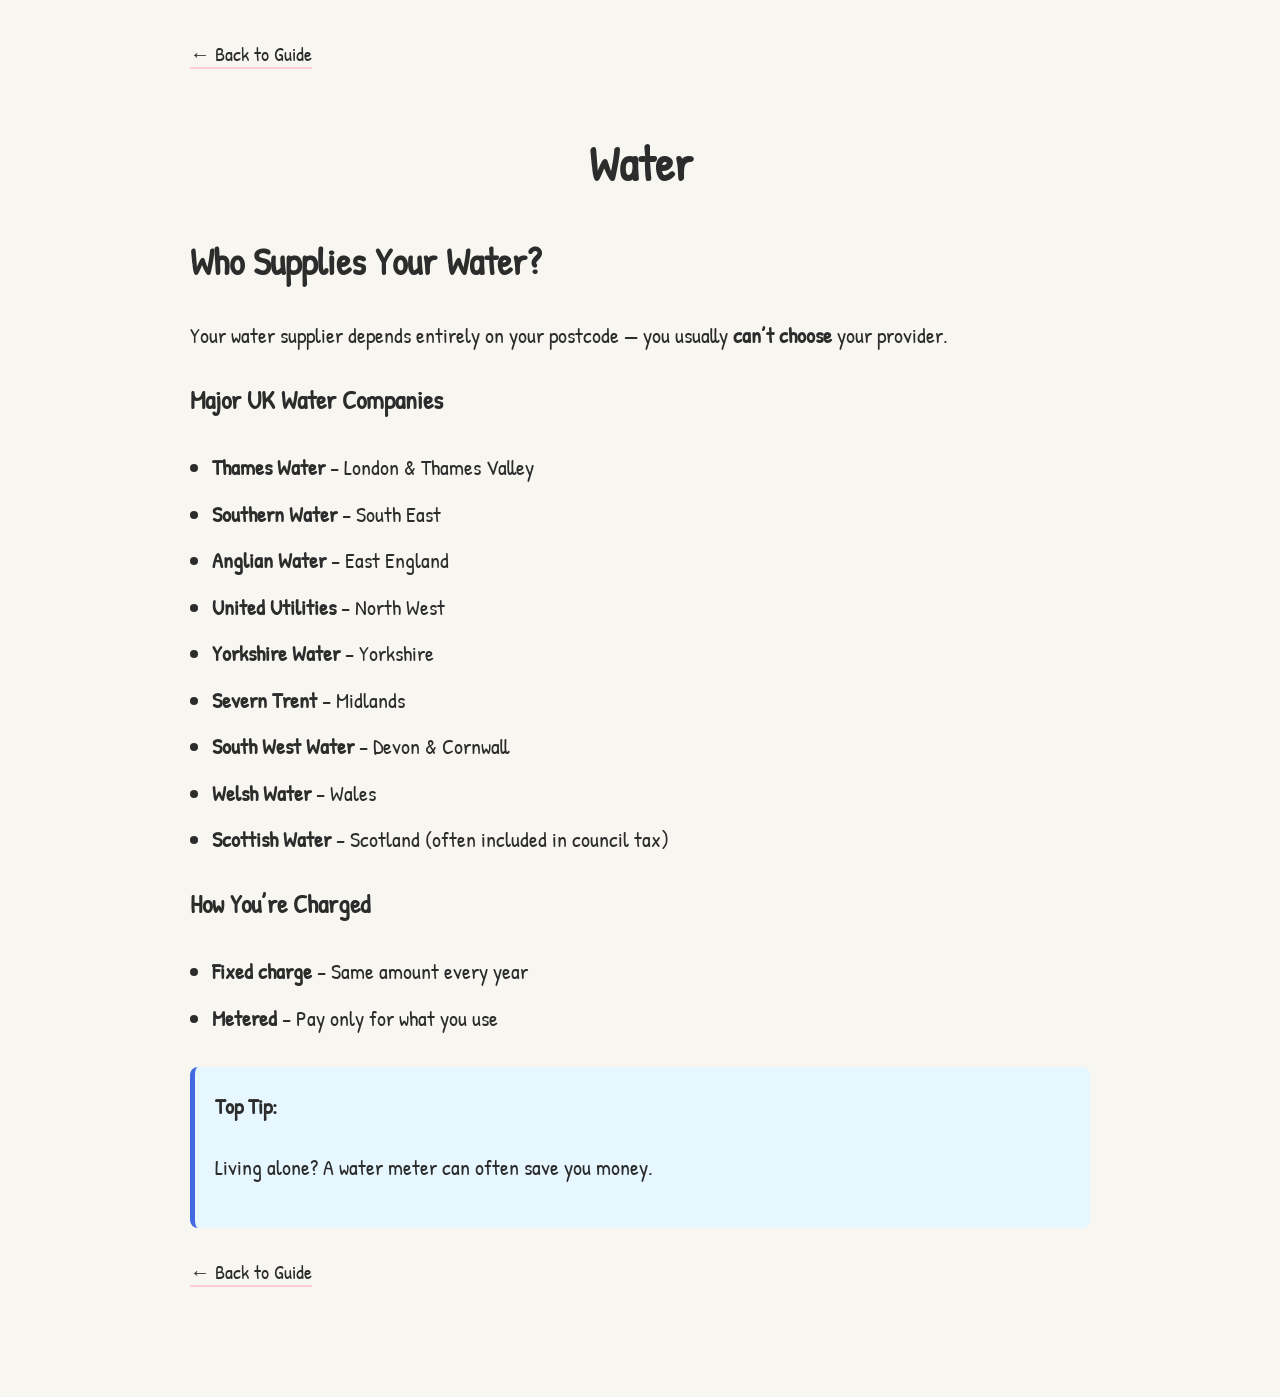
<file: water.html>
<!DOCTYPE html>
<html lang="en">
<head>
  <meta charset="UTF-8">
  <meta name="viewport" content="width=device-width, initial-scale=1.0">
  <title>Water – UK Survival Guide</title>
  <link href="https://fonts.googleapis.com/css2?family=Patrick+Hand&display=swap" rel="stylesheet">
  <link rel="stylesheet" href="style.css">
</head>
<body>

  <div class="detail-page">
    <a href="index.html#water" class="back-link">Back to Guide</a>

    <h1>Water</h1>

    <div class="content">
      <h2>Who Supplies Your Water?</h2>

      <p>
        Your water supplier depends entirely on your postcode — you usually
        <strong>can’t choose</strong> your provider.
      </p>

      <h3>Major UK Water Companies</h3>
      <ul>
        <li><strong>Thames Water</strong> – London & Thames Valley</li>
        <li><strong>Southern Water</strong> – South East</li>
        <li><strong>Anglian Water</strong> – East England</li>
        <li><strong>United Utilities</strong> – North West</li>
        <li><strong>Yorkshire Water</strong> – Yorkshire</li>
        <li><strong>Severn Trent</strong> – Midlands</li>
        <li><strong>South West Water</strong> – Devon & Cornwall</li>
        <li><strong>Welsh Water</strong> – Wales</li>
        <li><strong>Scottish Water</strong> – Scotland (often included in council tax)</li>
      </ul>

      <h3>How You’re Charged</h3>
      <ul>
        <li><strong>Fixed charge</strong> – Same amount every year</li>
        <li><strong>Metered</strong> – Pay only for what you use</li>
      </ul>

      <div class="tip-box">
        <strong>Top Tip:</strong>
        <p>
          Living alone? A water meter can often save you money.
        </p>
      </div>
    </div>
    <a href="index.html#water" class="back-link">Back to Guide</a>
  </div>

</body>
</html>
</file>
<file: style.css>
html, body {
  margin: 0;
  padding: 0;
  font-family: 'Patrick Hand', cursive;
  background: #f8f6f1;
  color: #2c2c2c;
}

.container {
  max-width: 1100px;
  margin: auto;
  padding: 40px 24px 80px;
}

.section {
  display: flex;
  gap: 40px;
  margin-bottom: 80px;
  align-items: center;
}

.section:nth-child(even) {
  flex-direction: row-reverse;
}

.section img {
  width: 40%;
  border-radius: 16px;
}

.text {
  width: 60%;
  font-size: 22px;
  line-height: 1.65;
}

h1 {
  font-size: 56px;
  margin-bottom: 10px;
}

h2 {
  font-size: 38px;
  margin-bottom: 12px;
}

h2 a {
  color: #2c2c2c;
  text-decoration: none;
  border-bottom: 3px solid #ffccd5;
  transition: all 0.3s ease;
}

h2 a:hover {
  color: #FF69B4;
  border-bottom-color: #FF69B4;
}

h3 {
  font-size: 26px;
  margin-top: 20px;
}

ul {
  padding-left: 22px;
}

li {
  margin-bottom: 8px;
}

.callout {
  background: rgba(0,0,0,0.05);
  padding: 16px 20px;
  border-radius: 16px;
  margin: 20px 0;
}

.cover {
  text-align: center;
  margin-bottom: 100px;
}

.cover img {
  width: 800px;
  max-width: 100%;
  margin-bottom: 20px;
  height: auto;
}

/* Table of Contents */
.toc-section {
  background: rgba(255, 182, 193, 0.15);
  padding: 40px;
  border-radius: 20px;
  margin-bottom: 80px;
}

.toc-section h2 {
  text-align: center;
  margin-bottom: 30px;
}

.toc-list {
  list-style: none;
  padding: 0;
  max-width: 700px;
  margin: 0 auto;
}

.toc-list li {
  margin-bottom: 16px;
  font-size: 24px;
}

.toc-list a {
  color: #2c2c2c;
  text-decoration: none;
  border-bottom: 2px solid transparent;
  transition: all 0.3s ease;
  display: inline-block;
}

.toc-list a:hover {
  color: #FF69B4;
  border-bottom-color: #FF69B4;
  transform: translateX(8px);
}

/* Detail Pages */
.detail-page {
  max-width: 900px;
  margin: auto;
  padding: 40px 24px 80px;
}

.detail-page h1 {
  font-size: 48px;
  margin-bottom: 30px;
  text-align: center;
}

.detail-page .content {
  font-size: 22px;
  line-height: 1.75;
}

.back-link {
  display: inline-block;
  margin-bottom: 30px;
  color: #2c2c2c;
  text-decoration: none;
  font-size: 20px;
  border-bottom: 2px solid #ffccd5;
  transition: all 0.3s ease;
}

.back-link:hover {
  color: #FF69B4;
  border-bottom-color: #FF69B4
  transform: translateX(-5px);
}

.back-link::before {
  content: "← ";
}

.highlight-box {
  background: #fffacd;
  border-left: 5px solid #ffd700;
  padding: 20px;
  margin: 30px 0;
  border-radius: 8px;
}

.warning-box {
  background: #e0ffff;
  border-left: 5px solid #ff6b6b;
  padding: 20px;
  margin: 30px 0;
  border-radius: 8px;
}

.tip-box {
  background: #e6f7ff;
  border-left: 5px solid #4169e1;
  padding: 20px;
  margin: 30px 0;
  border-radius: 8px;
}

/* Mobile */
@media (max-width: 900px) {
  .section {
    flex-direction: column !important;
  }
  .section img,
  .text {
    width: 100%;
  }

  .cover img {
    width: 100%;
  }

  h1 {
    font-size: 40px;
  }

  h2 {
    font-size: 32px;
  }

  .toc-section {
    padding: 24px;
  }

  .toc-list li {
    font-size: 20px;
  }
}
</file>
